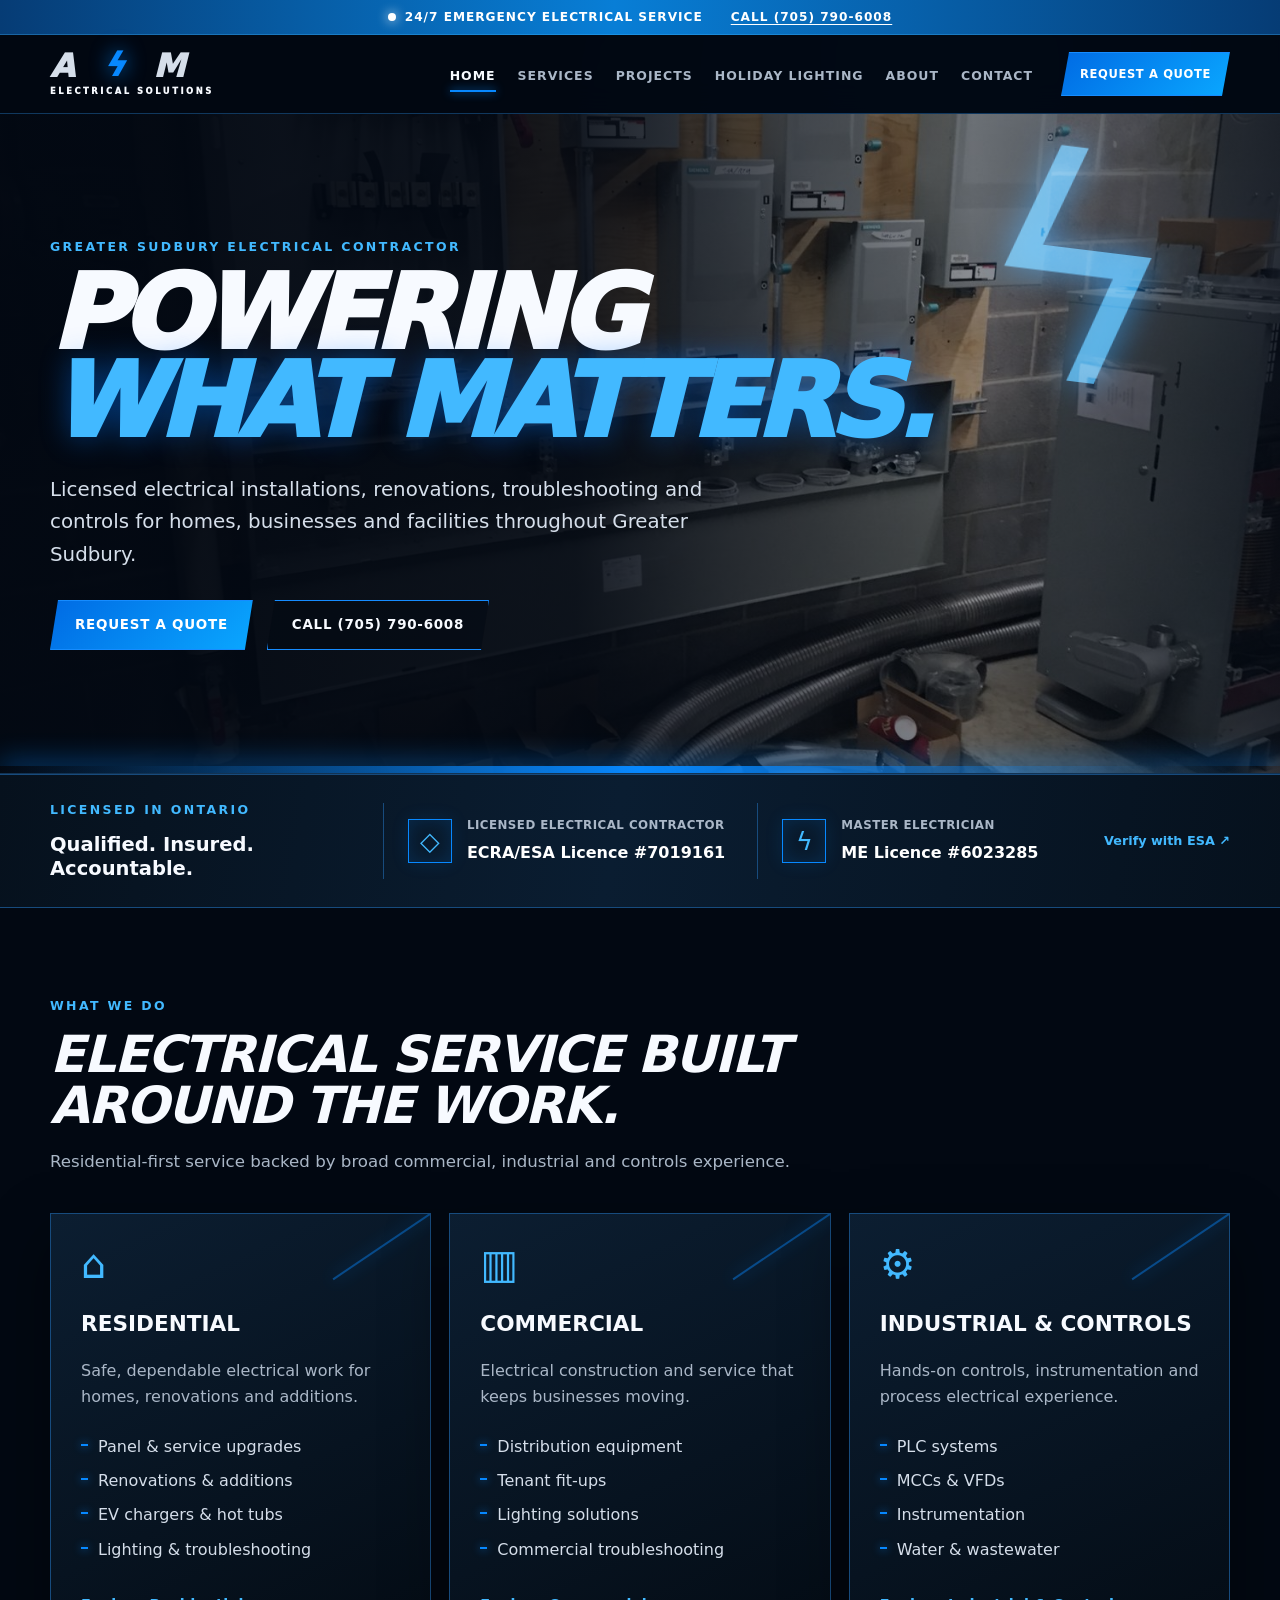
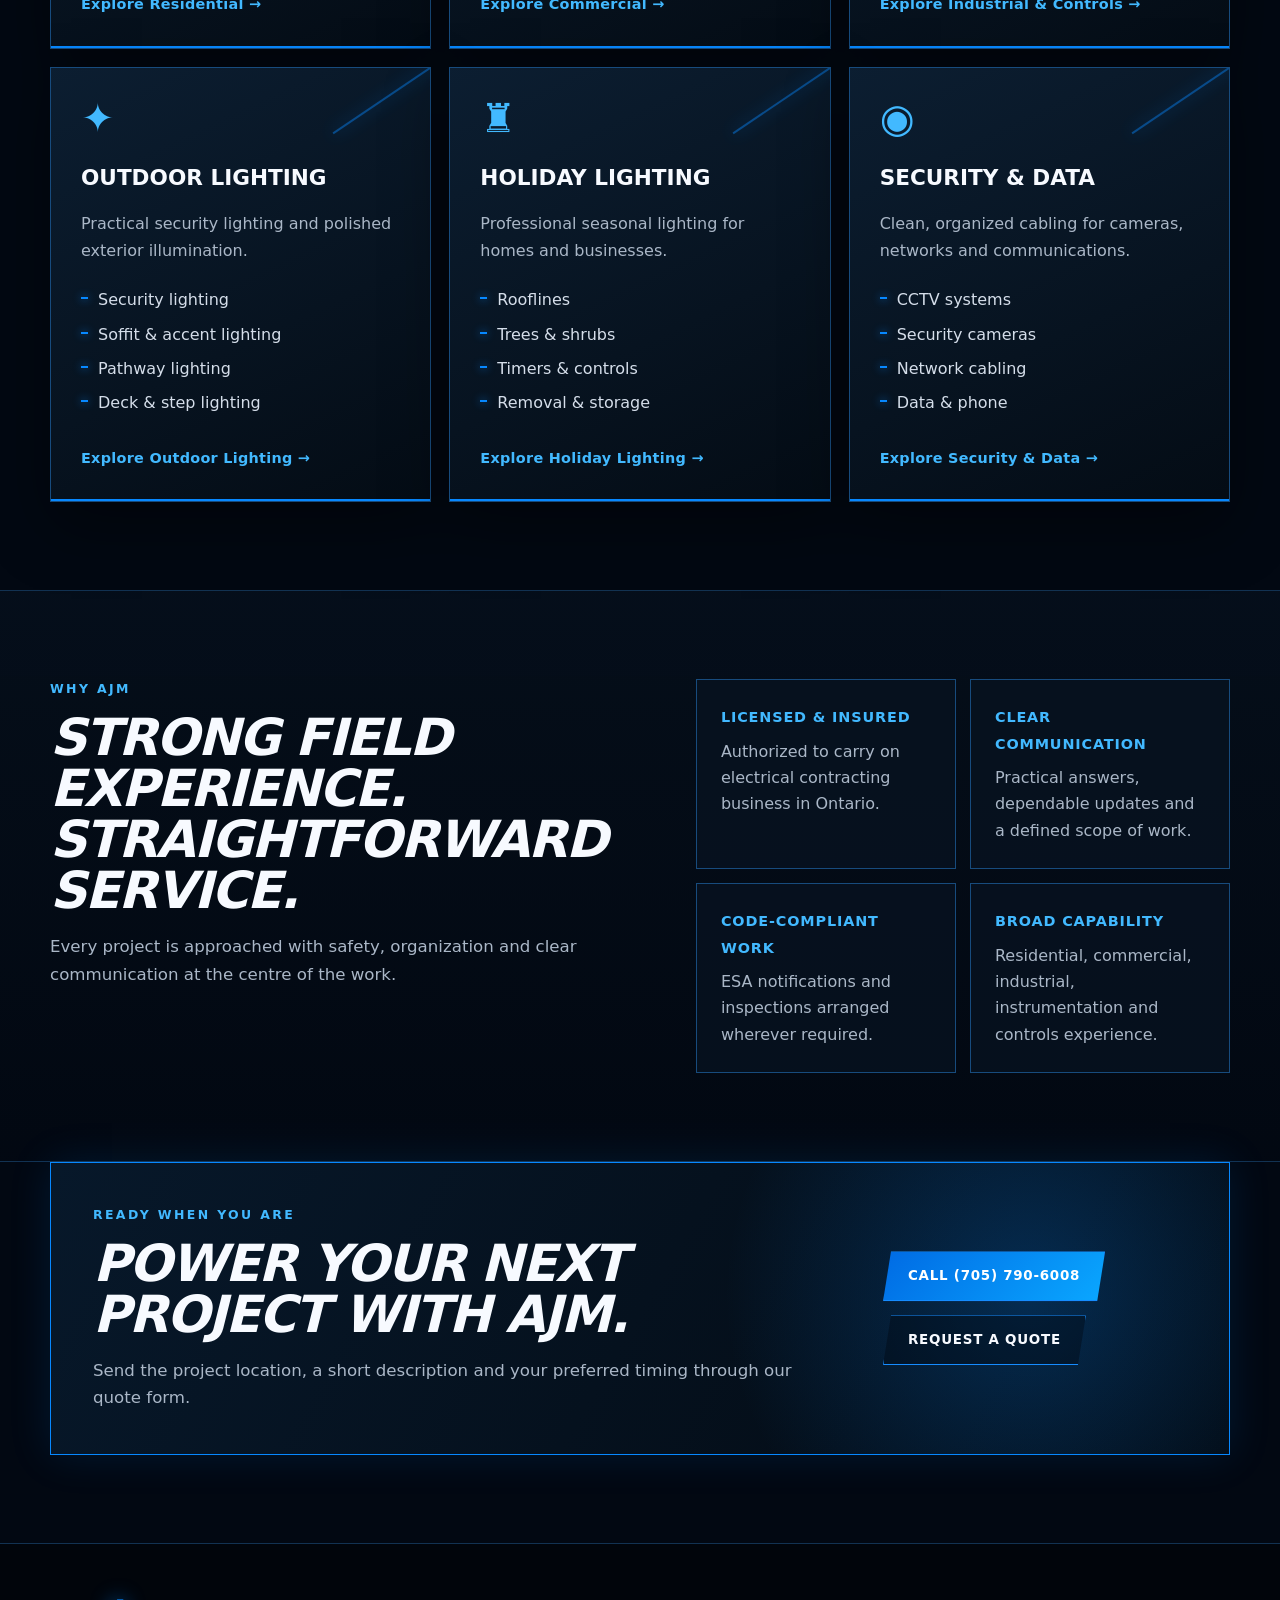
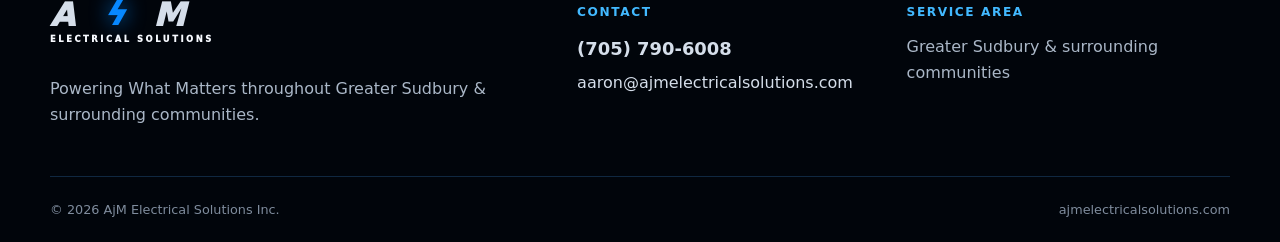
<file: index.html>
<!doctype html>
<html lang="en-CA">
<head>
  <meta charset="utf-8">
  <meta name="viewport" content="width=device-width, initial-scale=1">
  <meta name="theme-color" content="#020812">
  <title>Electrician in Greater Sudbury | AjM Electrical Solutions Inc.</title>
  <meta name="description" content="Licensed residential, commercial and industrial electrical contractor serving Greater Sudbury. Call AjM Electrical Solutions at (705) 790-6008.">
  <link rel="canonical" href="https://ajmelectricalsolutions.com/">
  <meta property="og:type" content="website">
  <meta property="og:locale" content="en_CA">
  <meta property="og:site_name" content="AjM Electrical Solutions Inc.">
  <meta property="og:title" content="Electrician in Greater Sudbury | AjM Electrical Solutions Inc.">
  <meta property="og:description" content="Licensed residential, commercial and industrial electrical contractor serving Greater Sudbury. Call AjM Electrical Solutions at (705) 790-6008.">
  <meta property="og:url" content="https://ajmelectricalsolutions.com/">
  <link rel="stylesheet" href="assets/style.css">
  <script type="application/ld+json">{"@context":"https://schema.org","@type":"Electrician","name":"AjM Electrical Solutions Inc.","url":"https://ajmelectricalsolutions.com","telephone":"+17057906008","email":"aaron@ajmelectricalsolutions.com","areaServed":["Greater Sudbury","Sudbury","Hanmer","Val Caron","Chelmsford","Lively","Garson"],"description":"Licensed residential, commercial and industrial electrical contractor serving Greater Sudbury. Call AjM Electrical Solutions at (705) 790-6008.","identifier":[{"@type":"PropertyValue","propertyID":"ECRA/ESA Licence","value":"7019161"},{"@type":"PropertyValue","propertyID":"Master Electrician Licence","value":"6023285"}]}</script>
</head>
<body class="home">
  <a class="skip-link" href="#main">Skip to content</a>
  <header class="site-header">
    <div class="emergency-bar">
      <div class="wrap emergency-bar__inner"><strong><span aria-hidden="true"></span>24/7 Emergency Electrical Service</strong><a href="tel:+17057906008">Call (705) 790-6008</a></div>
    </div>
    <div class="wrap nav-inner">
      <a class="brand" href="index.html"><span class="brand-mark" aria-label="AjM Electrical Solutions"><span>A</span><span class="brand-bolt">ϟ</span><span>M</span><small>ELECTRICAL SOLUTIONS</small></span></a>
      <button class="menu-toggle" type="button" aria-expanded="false" aria-controls="primary-navigation"><span class="sr-only">Open menu</span><span aria-hidden="true">☰</span></button>
      <nav id="primary-navigation" class="primary-nav" aria-label="Primary navigation"><a href="index.html" aria-current="page">Home</a><a href="services.html">Services</a><a href="projects.html">Projects</a><a href="holiday-lighting.html">Holiday Lighting</a><a href="about.html">About</a><a href="contact.html">Contact</a></nav>
      <a class="button nav-cta" href="contact.html">Request a Quote</a>
    </div>
  </header>
  <main id="main"><section class="hero">
    <div class="wrap hero-content">
      <span class="kicker">Greater Sudbury electrical contractor</span>
      <h1>Powering<br><span>What Matters.</span></h1>
      <p>Licensed electrical installations, renovations, troubleshooting and controls for homes, businesses and facilities throughout Greater Sudbury.</p>
      <div class="button-row"><a class="button" href="contact.html">Request a Quote</a><a class="button button--ghost" href="tel:+17057906008">Call (705) 790-6008</a></div>
    </div>
  </section>
  <section class="credential-band" aria-label="Licensing credentials">
    <div class="wrap credential-grid">
      <div class="credential-intro"><span class="kicker">Licensed in Ontario</span><strong>Qualified. Insured. Accountable.</strong></div>
      <div class="credential"><span class="credential-icon" aria-hidden="true">◇</span><span><small>Licensed Electrical Contractor</small><strong>ECRA/ESA Licence #7019161</strong></span></div>
      <div class="credential"><span class="credential-icon" aria-hidden="true">ϟ</span><span><small>Master Electrician</small><strong>ME Licence #6023285</strong></span></div>
      <a class="verify-link" href="https://esasafe.com/hiring-an-electrician-or-contractor/" target="_blank" rel="noreferrer">Verify with ESA <span aria-hidden="true">↗</span></a>
    </div>
  </section>
  <section class="section"><div class="wrap"><div class="section-heading"><span class="kicker">What we do</span><h2>Electrical service built around the work.</h2><p>Residential-first service backed by broad commercial, industrial and controls experience.</p></div><div class="service-grid"><article class="service-card">
    <span class="service-icon" aria-hidden="true">⌂</span>
    <h3>Residential</h3>
    <p>Safe, dependable electrical work for homes, renovations and additions.</p>
    <ul><li>Panel & service upgrades</li><li>Renovations & additions</li><li>EV chargers & hot tubs</li><li>Lighting & troubleshooting</li></ul>
    <a class="text-link" href="residential.html">Explore Residential<span aria-hidden="true"> →</span></a>
  </article><article class="service-card">
    <span class="service-icon" aria-hidden="true">▥</span>
    <h3>Commercial</h3>
    <p>Electrical construction and service that keeps businesses moving.</p>
    <ul><li>Distribution equipment</li><li>Tenant fit-ups</li><li>Lighting solutions</li><li>Commercial troubleshooting</li></ul>
    <a class="text-link" href="commercial.html">Explore Commercial<span aria-hidden="true"> →</span></a>
  </article><article class="service-card">
    <span class="service-icon" aria-hidden="true">⚙</span>
    <h3>Industrial & Controls</h3>
    <p>Hands-on controls, instrumentation and process electrical experience.</p>
    <ul><li>PLC systems</li><li>MCCs & VFDs</li><li>Instrumentation</li><li>Water & wastewater</li></ul>
    <a class="text-link" href="industrial.html">Explore Industrial & Controls<span aria-hidden="true"> →</span></a>
  </article><article class="service-card">
    <span class="service-icon" aria-hidden="true">✦</span>
    <h3>Outdoor Lighting</h3>
    <p>Practical security lighting and polished exterior illumination.</p>
    <ul><li>Security lighting</li><li>Soffit & accent lighting</li><li>Pathway lighting</li><li>Deck & step lighting</li></ul>
    <a class="text-link" href="services.html#outdoor-lighting">Explore Outdoor Lighting<span aria-hidden="true"> →</span></a>
  </article><article class="service-card">
    <span class="service-icon" aria-hidden="true">♜</span>
    <h3>Holiday Lighting</h3>
    <p>Professional seasonal lighting for homes and businesses.</p>
    <ul><li>Rooflines</li><li>Trees & shrubs</li><li>Timers & controls</li><li>Removal & storage</li></ul>
    <a class="text-link" href="holiday-lighting.html">Explore Holiday Lighting<span aria-hidden="true"> →</span></a>
  </article><article class="service-card">
    <span class="service-icon" aria-hidden="true">◉</span>
    <h3>Security & Data</h3>
    <p>Clean, organized cabling for cameras, networks and communications.</p>
    <ul><li>CCTV systems</li><li>Security cameras</li><li>Network cabling</li><li>Data & phone</li></ul>
    <a class="text-link" href="services.html#security-data">Explore Security & Data<span aria-hidden="true"> →</span></a>
  </article></div></div></section>
  <section class="section section--ink"><div class="wrap split-panel"><div><span class="kicker">Why AjM</span><h2>Strong field experience. Straightforward service.</h2><p>Every project is approached with safety, organization and clear communication at the centre of the work.</p></div><div class="value-grid"><article><strong>Licensed & Insured</strong><p>Authorized to carry on electrical contracting business in Ontario.</p></article><article><strong>Clear Communication</strong><p>Practical answers, dependable updates and a defined scope of work.</p></article><article><strong>Code-Compliant Work</strong><p>ESA notifications and inspections arranged wherever required.</p></article><article><strong>Broad Capability</strong><p>Residential, commercial, industrial, instrumentation and controls experience.</p></article></div></div></section>
  <section class="cta-section"><div class="wrap cta-panel"><div><span class="kicker">Ready when you are</span><h2>Power your next project with AjM.</h2><p>Send the project location, a short description and your preferred timing through our quote form.</p></div><div class="button-row"><a class="button" href="tel:+17057906008">Call (705) 790-6008</a><a class="button button--ghost" href="contact.html#project-form">Request a Quote</a></div></div></section></main>
  <footer class="site-footer">
    <div class="wrap footer-grid">
      <div><a class="brand footer-brand" href="index.html"><span class="brand-mark" aria-label="AjM Electrical Solutions"><span>A</span><span class="brand-bolt">ϟ</span><span>M</span><small>ELECTRICAL SOLUTIONS</small></span></a><p>Powering What Matters throughout Greater Sudbury & surrounding communities.</p></div>
      <div><h2>Contact</h2><a class="footer-phone" href="tel:+17057906008">(705) 790-6008</a><a href="mailto:aaron@ajmelectricalsolutions.com">aaron@ajmelectricalsolutions.com</a></div>
      <div><h2>Service Area</h2><p>Greater Sudbury & surrounding communities</p></div>
    </div>
    <div class="wrap footer-bottom"><span>© <span data-current-year>2026</span> AjM Electrical Solutions Inc.</span><a href="https://ajmelectricalsolutions.com">ajmelectricalsolutions.com</a></div>
  </footer>
  <div class="mobile-actions" aria-label="Quick contact"><a href="tel:+17057906008">Call Now</a><a href="contact.html">Request a Quote</a></div>
  <script src="assets/site.js" defer></script>
</body>
</html>
</file>
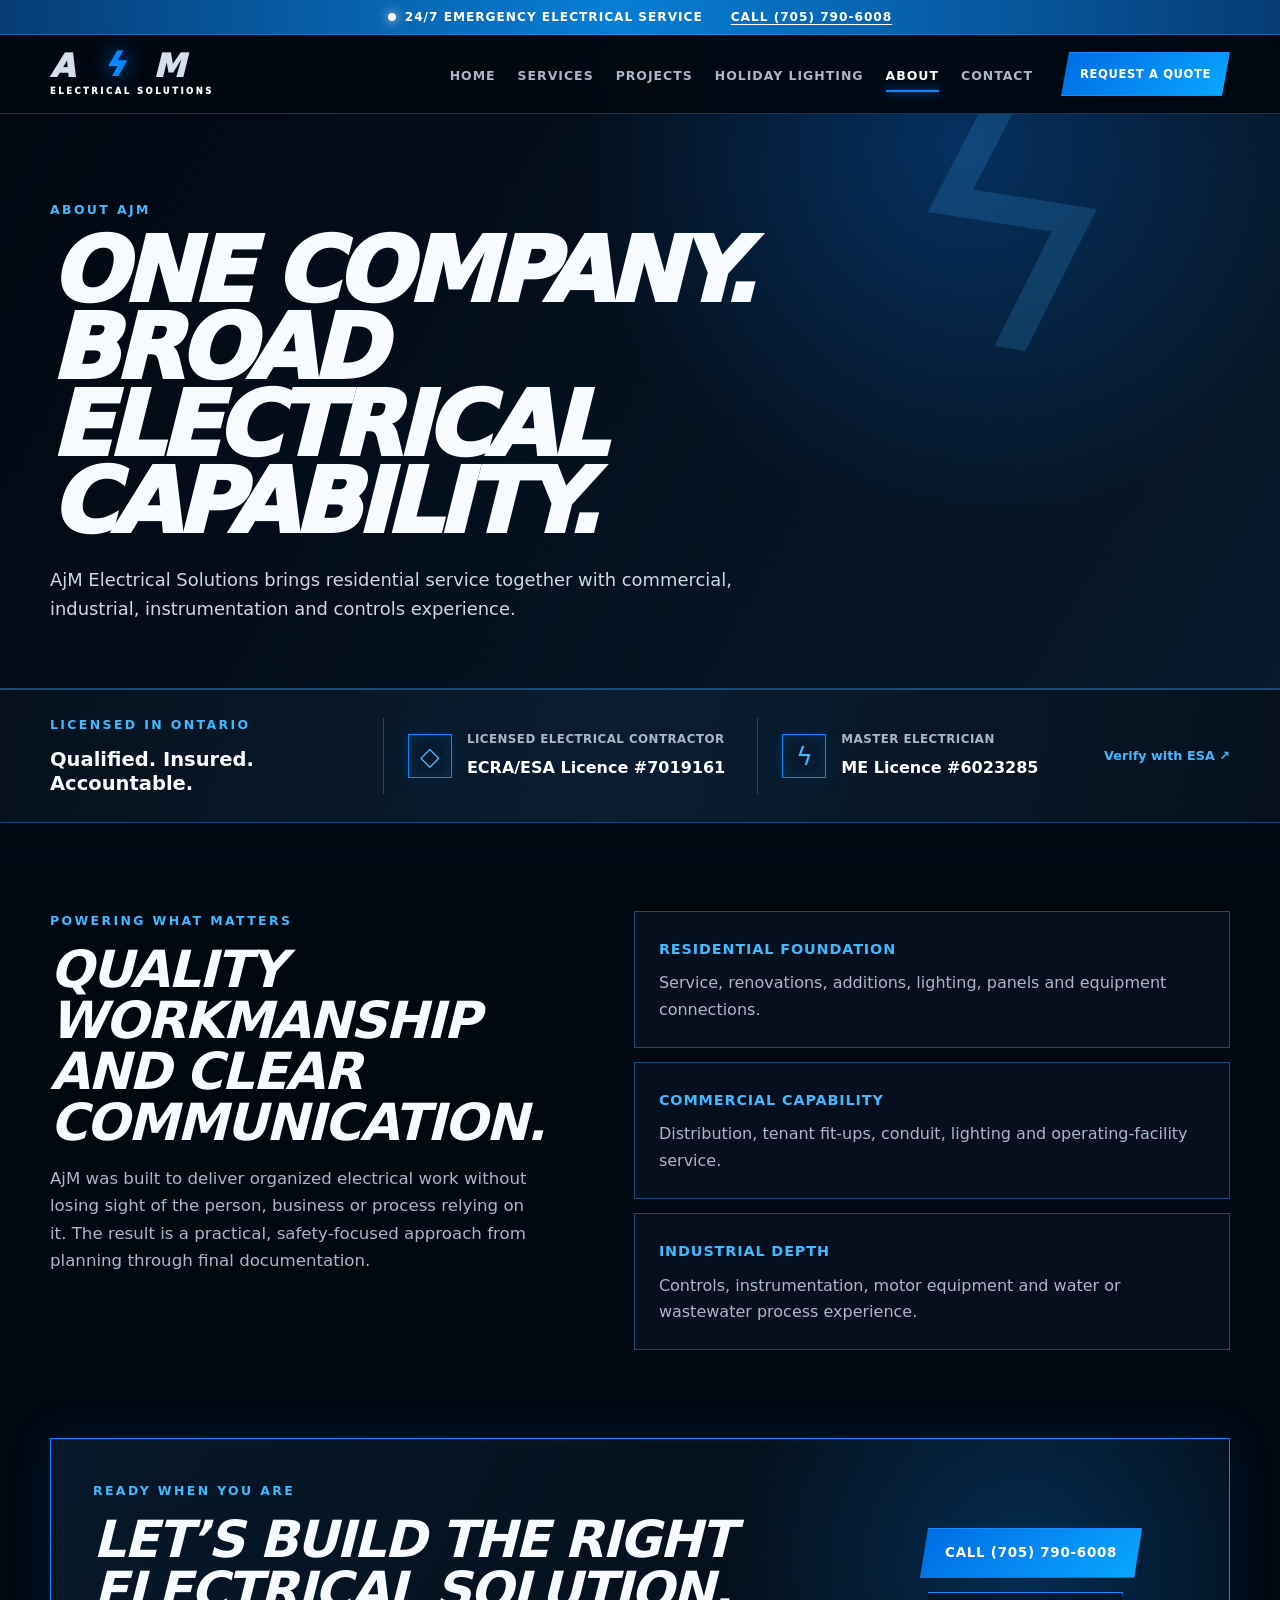
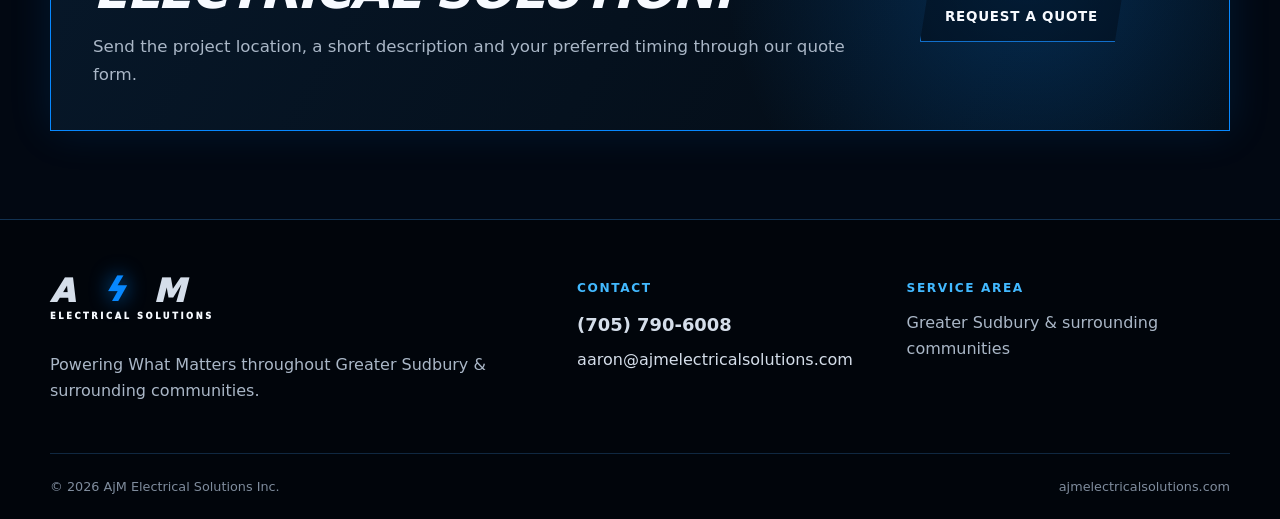
<file: about.html>
<!doctype html>
<html lang="en-CA">
<head>
  <meta charset="utf-8">
  <meta name="viewport" content="width=device-width, initial-scale=1">
  <meta name="theme-color" content="#020812">
  <title>About AjM Electrical Solutions Inc. | Greater Sudbury</title>
  <meta name="description" content="Learn about AjM Electrical Solutions, a licensed electrical contractor serving Greater Sudbury across residential, commercial, industrial and controls work.">
  <link rel="canonical" href="https://ajmelectricalsolutions.com/about/">
  <meta property="og:type" content="website">
  <meta property="og:locale" content="en_CA">
  <meta property="og:site_name" content="AjM Electrical Solutions Inc.">
  <meta property="og:title" content="About AjM Electrical Solutions Inc. | Greater Sudbury">
  <meta property="og:description" content="Learn about AjM Electrical Solutions, a licensed electrical contractor serving Greater Sudbury across residential, commercial, industrial and controls work.">
  <meta property="og:url" content="https://ajmelectricalsolutions.com/about/">
  <link rel="stylesheet" href="assets/style.css">
  <script type="application/ld+json">{"@context":"https://schema.org","@type":"Electrician","name":"AjM Electrical Solutions Inc.","url":"https://ajmelectricalsolutions.com","telephone":"+17057906008","email":"aaron@ajmelectricalsolutions.com","areaServed":["Greater Sudbury","Sudbury","Hanmer","Val Caron","Chelmsford","Lively","Garson"],"description":"Learn about AjM Electrical Solutions, a licensed electrical contractor serving Greater Sudbury across residential, commercial, industrial and controls work.","identifier":[{"@type":"PropertyValue","propertyID":"ECRA/ESA Licence","value":"7019161"},{"@type":"PropertyValue","propertyID":"Master Electrician Licence","value":"6023285"}]}</script>
</head>
<body class="">
  <a class="skip-link" href="#main">Skip to content</a>
  <header class="site-header">
    <div class="emergency-bar">
      <div class="wrap emergency-bar__inner"><strong><span aria-hidden="true"></span>24/7 Emergency Electrical Service</strong><a href="tel:+17057906008">Call (705) 790-6008</a></div>
    </div>
    <div class="wrap nav-inner">
      <a class="brand" href="index.html"><span class="brand-mark" aria-label="AjM Electrical Solutions"><span>A</span><span class="brand-bolt">ϟ</span><span>M</span><small>ELECTRICAL SOLUTIONS</small></span></a>
      <button class="menu-toggle" type="button" aria-expanded="false" aria-controls="primary-navigation"><span class="sr-only">Open menu</span><span aria-hidden="true">☰</span></button>
      <nav id="primary-navigation" class="primary-nav" aria-label="Primary navigation"><a href="index.html">Home</a><a href="services.html">Services</a><a href="projects.html">Projects</a><a href="holiday-lighting.html">Holiday Lighting</a><a href="about.html" aria-current="page">About</a><a href="contact.html">Contact</a></nav>
      <a class="button nav-cta" href="contact.html">Request a Quote</a>
    </div>
  </header>
  <main id="main"><section class="page-hero"><div class="wrap"><span class="kicker">About AjM</span><h1>One company. Broad electrical capability.</h1><p>AjM Electrical Solutions brings residential service together with commercial, industrial, instrumentation and controls experience.</p></div></section>
  <section class="credential-band" aria-label="Licensing credentials">
    <div class="wrap credential-grid">
      <div class="credential-intro"><span class="kicker">Licensed in Ontario</span><strong>Qualified. Insured. Accountable.</strong></div>
      <div class="credential"><span class="credential-icon" aria-hidden="true">◇</span><span><small>Licensed Electrical Contractor</small><strong>ECRA/ESA Licence #7019161</strong></span></div>
      <div class="credential"><span class="credential-icon" aria-hidden="true">ϟ</span><span><small>Master Electrician</small><strong>ME Licence #6023285</strong></span></div>
      <a class="verify-link" href="https://esasafe.com/hiring-an-electrician-or-contractor/" target="_blank" rel="noreferrer">Verify with ESA <span aria-hidden="true">↗</span></a>
    </div>
  </section>
  <section class="section"><div class="wrap split-panel"><div><span class="kicker">Powering what matters</span><h2>Quality workmanship and clear communication.</h2><p>AjM was built to deliver organized electrical work without losing sight of the person, business or process relying on it. The result is a practical, safety-focused approach from planning through final documentation.</p></div><div class="value-stack"><article><strong>Residential foundation</strong><p>Service, renovations, additions, lighting, panels and equipment connections.</p></article><article><strong>Commercial capability</strong><p>Distribution, tenant fit-ups, conduit, lighting and operating-facility service.</p></article><article><strong>Industrial depth</strong><p>Controls, instrumentation, motor equipment and water or wastewater process experience.</p></article></div></div></section>
  <section class="cta-section"><div class="wrap cta-panel"><div><span class="kicker">Ready when you are</span><h2>Let’s build the right electrical solution.</h2><p>Send the project location, a short description and your preferred timing through our quote form.</p></div><div class="button-row"><a class="button" href="tel:+17057906008">Call (705) 790-6008</a><a class="button button--ghost" href="contact.html#project-form">Request a Quote</a></div></div></section></main>
  <footer class="site-footer">
    <div class="wrap footer-grid">
      <div><a class="brand footer-brand" href="index.html"><span class="brand-mark" aria-label="AjM Electrical Solutions"><span>A</span><span class="brand-bolt">ϟ</span><span>M</span><small>ELECTRICAL SOLUTIONS</small></span></a><p>Powering What Matters throughout Greater Sudbury & surrounding communities.</p></div>
      <div><h2>Contact</h2><a class="footer-phone" href="tel:+17057906008">(705) 790-6008</a><a href="mailto:aaron@ajmelectricalsolutions.com">aaron@ajmelectricalsolutions.com</a></div>
      <div><h2>Service Area</h2><p>Greater Sudbury & surrounding communities</p></div>
    </div>
    <div class="wrap footer-bottom"><span>© <span data-current-year>2026</span> AjM Electrical Solutions Inc.</span><a href="https://ajmelectricalsolutions.com">ajmelectricalsolutions.com</a></div>
  </footer>
  <div class="mobile-actions" aria-label="Quick contact"><a href="tel:+17057906008">Call Now</a><a href="contact.html">Request a Quote</a></div>
  <script src="assets/site.js" defer></script>
</body>
</html>
</file>
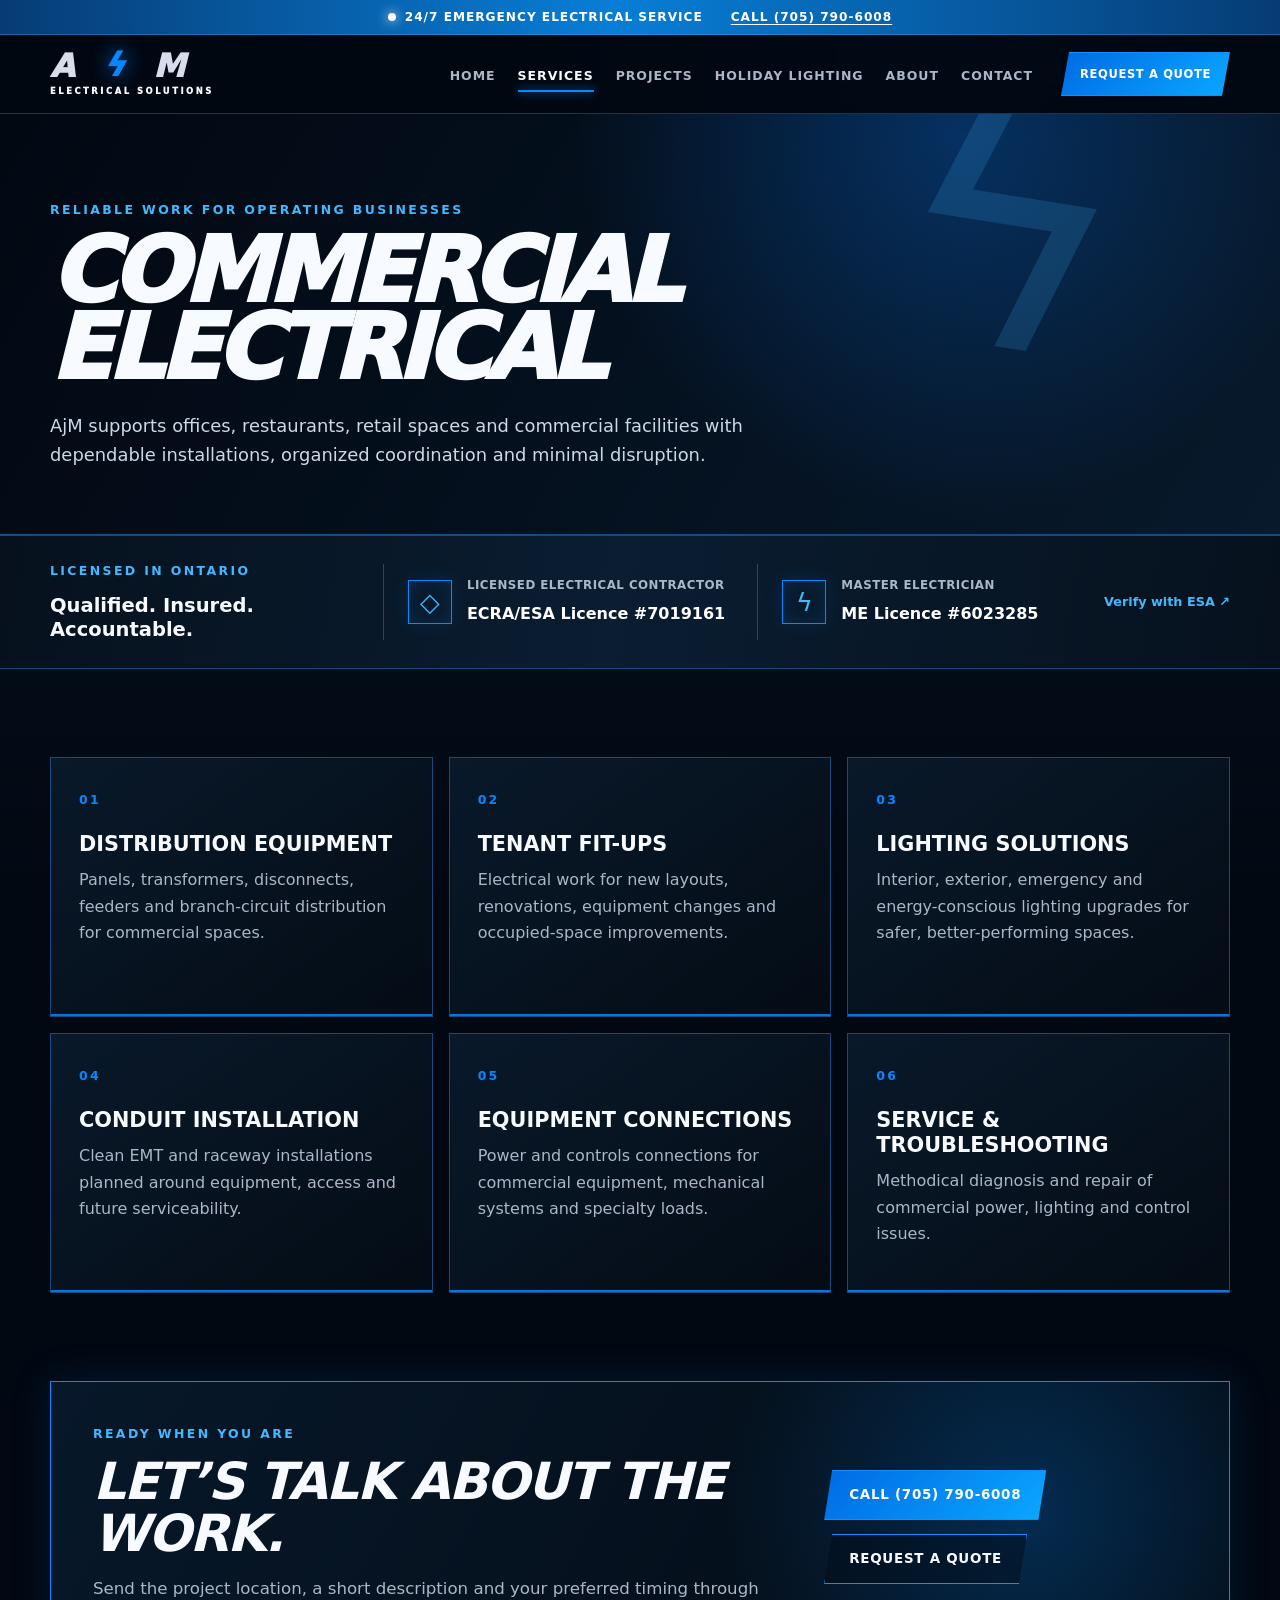
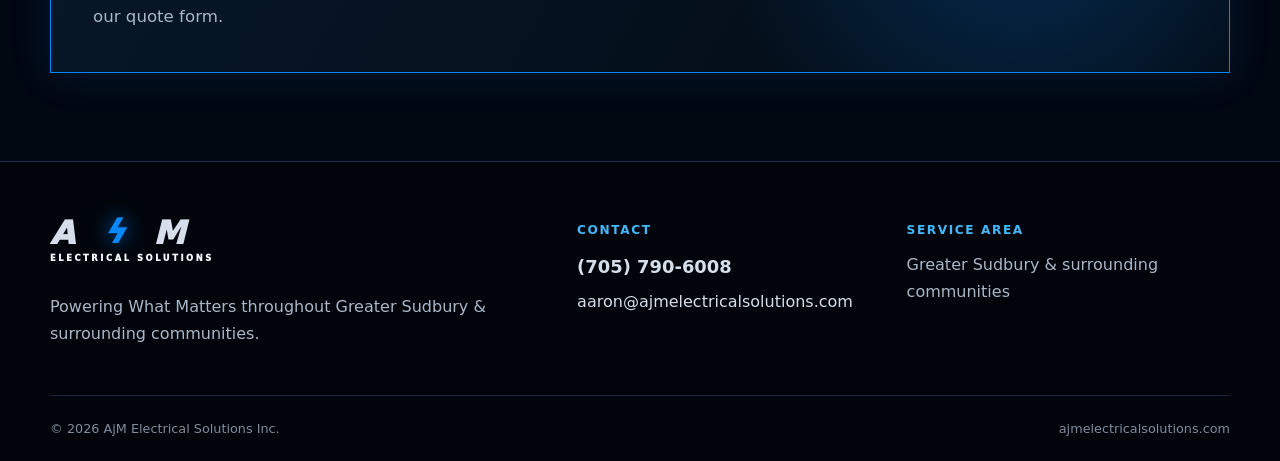
<file: commercial.html>
<!doctype html>
<html lang="en-CA">
<head>
  <meta charset="utf-8">
  <meta name="viewport" content="width=device-width, initial-scale=1">
  <meta name="theme-color" content="#020812">
  <title>Commercial Electrical in Greater Sudbury | AjM</title>
  <meta name="description" content="Commercial electrical contractor serving Greater Sudbury for distribution, tenant fit-ups, lighting, conduit and troubleshooting.">
  <link rel="canonical" href="https://ajmelectricalsolutions.com/commercial/">
  <meta property="og:type" content="website">
  <meta property="og:locale" content="en_CA">
  <meta property="og:site_name" content="AjM Electrical Solutions Inc.">
  <meta property="og:title" content="Commercial Electrical in Greater Sudbury | AjM">
  <meta property="og:description" content="Commercial electrical contractor serving Greater Sudbury for distribution, tenant fit-ups, lighting, conduit and troubleshooting.">
  <meta property="og:url" content="https://ajmelectricalsolutions.com/commercial/">
  <link rel="stylesheet" href="assets/style.css">
  <script type="application/ld+json">{"@context":"https://schema.org","@type":"Electrician","name":"AjM Electrical Solutions Inc.","url":"https://ajmelectricalsolutions.com","telephone":"+17057906008","email":"aaron@ajmelectricalsolutions.com","areaServed":["Greater Sudbury","Sudbury","Hanmer","Val Caron","Chelmsford","Lively","Garson"],"description":"Commercial electrical contractor serving Greater Sudbury for distribution, tenant fit-ups, lighting, conduit and troubleshooting.","identifier":[{"@type":"PropertyValue","propertyID":"ECRA/ESA Licence","value":"7019161"},{"@type":"PropertyValue","propertyID":"Master Electrician Licence","value":"6023285"}]}</script>
</head>
<body class="">
  <a class="skip-link" href="#main">Skip to content</a>
  <header class="site-header">
    <div class="emergency-bar">
      <div class="wrap emergency-bar__inner"><strong><span aria-hidden="true"></span>24/7 Emergency Electrical Service</strong><a href="tel:+17057906008">Call (705) 790-6008</a></div>
    </div>
    <div class="wrap nav-inner">
      <a class="brand" href="index.html"><span class="brand-mark" aria-label="AjM Electrical Solutions"><span>A</span><span class="brand-bolt">ϟ</span><span>M</span><small>ELECTRICAL SOLUTIONS</small></span></a>
      <button class="menu-toggle" type="button" aria-expanded="false" aria-controls="primary-navigation"><span class="sr-only">Open menu</span><span aria-hidden="true">☰</span></button>
      <nav id="primary-navigation" class="primary-nav" aria-label="Primary navigation"><a href="index.html">Home</a><a href="services.html" aria-current="page">Services</a><a href="projects.html">Projects</a><a href="holiday-lighting.html">Holiday Lighting</a><a href="about.html">About</a><a href="contact.html">Contact</a></nav>
      <a class="button nav-cta" href="contact.html">Request a Quote</a>
    </div>
  </header>
  <main id="main"><section class="page-hero"><div class="wrap"><span class="kicker">Reliable work for operating businesses</span><h1>Commercial Electrical</h1><p>AjM supports offices, restaurants, retail spaces and commercial facilities with dependable installations, organized coordination and minimal disruption.</p></div></section>
  <section class="credential-band" aria-label="Licensing credentials">
    <div class="wrap credential-grid">
      <div class="credential-intro"><span class="kicker">Licensed in Ontario</span><strong>Qualified. Insured. Accountable.</strong></div>
      <div class="credential"><span class="credential-icon" aria-hidden="true">◇</span><span><small>Licensed Electrical Contractor</small><strong>ECRA/ESA Licence #7019161</strong></span></div>
      <div class="credential"><span class="credential-icon" aria-hidden="true">ϟ</span><span><small>Master Electrician</small><strong>ME Licence #6023285</strong></span></div>
      <a class="verify-link" href="https://esasafe.com/hiring-an-electrician-or-contractor/" target="_blank" rel="noreferrer">Verify with ESA <span aria-hidden="true">↗</span></a>
    </div>
  </section>
  <section class="section"><div class="wrap"><div class="detail-grid"><article class="detail-card"><span>01</span><h2>Distribution Equipment</h2><p>Panels, transformers, disconnects, feeders and branch-circuit distribution for commercial spaces.</p></article><article class="detail-card"><span>02</span><h2>Tenant Fit-Ups</h2><p>Electrical work for new layouts, renovations, equipment changes and occupied-space improvements.</p></article><article class="detail-card"><span>03</span><h2>Lighting Solutions</h2><p>Interior, exterior, emergency and energy-conscious lighting upgrades for safer, better-performing spaces.</p></article><article class="detail-card"><span>04</span><h2>Conduit Installation</h2><p>Clean EMT and raceway installations planned around equipment, access and future serviceability.</p></article><article class="detail-card"><span>05</span><h2>Equipment Connections</h2><p>Power and controls connections for commercial equipment, mechanical systems and specialty loads.</p></article><article class="detail-card"><span>06</span><h2>Service & Troubleshooting</h2><p>Methodical diagnosis and repair of commercial power, lighting and control issues.</p></article></div></div></section>
  <section class="cta-section"><div class="wrap cta-panel"><div><span class="kicker">Ready when you are</span><h2>Let’s talk about the work.</h2><p>Send the project location, a short description and your preferred timing through our quote form.</p></div><div class="button-row"><a class="button" href="tel:+17057906008">Call (705) 790-6008</a><a class="button button--ghost" href="contact.html#project-form">Request a Quote</a></div></div></section></main>
  <footer class="site-footer">
    <div class="wrap footer-grid">
      <div><a class="brand footer-brand" href="index.html"><span class="brand-mark" aria-label="AjM Electrical Solutions"><span>A</span><span class="brand-bolt">ϟ</span><span>M</span><small>ELECTRICAL SOLUTIONS</small></span></a><p>Powering What Matters throughout Greater Sudbury & surrounding communities.</p></div>
      <div><h2>Contact</h2><a class="footer-phone" href="tel:+17057906008">(705) 790-6008</a><a href="mailto:aaron@ajmelectricalsolutions.com">aaron@ajmelectricalsolutions.com</a></div>
      <div><h2>Service Area</h2><p>Greater Sudbury & surrounding communities</p></div>
    </div>
    <div class="wrap footer-bottom"><span>© <span data-current-year>2026</span> AjM Electrical Solutions Inc.</span><a href="https://ajmelectricalsolutions.com">ajmelectricalsolutions.com</a></div>
  </footer>
  <div class="mobile-actions" aria-label="Quick contact"><a href="tel:+17057906008">Call Now</a><a href="contact.html">Request a Quote</a></div>
  <script src="assets/site.js" defer></script>
</body>
</html>
</file>
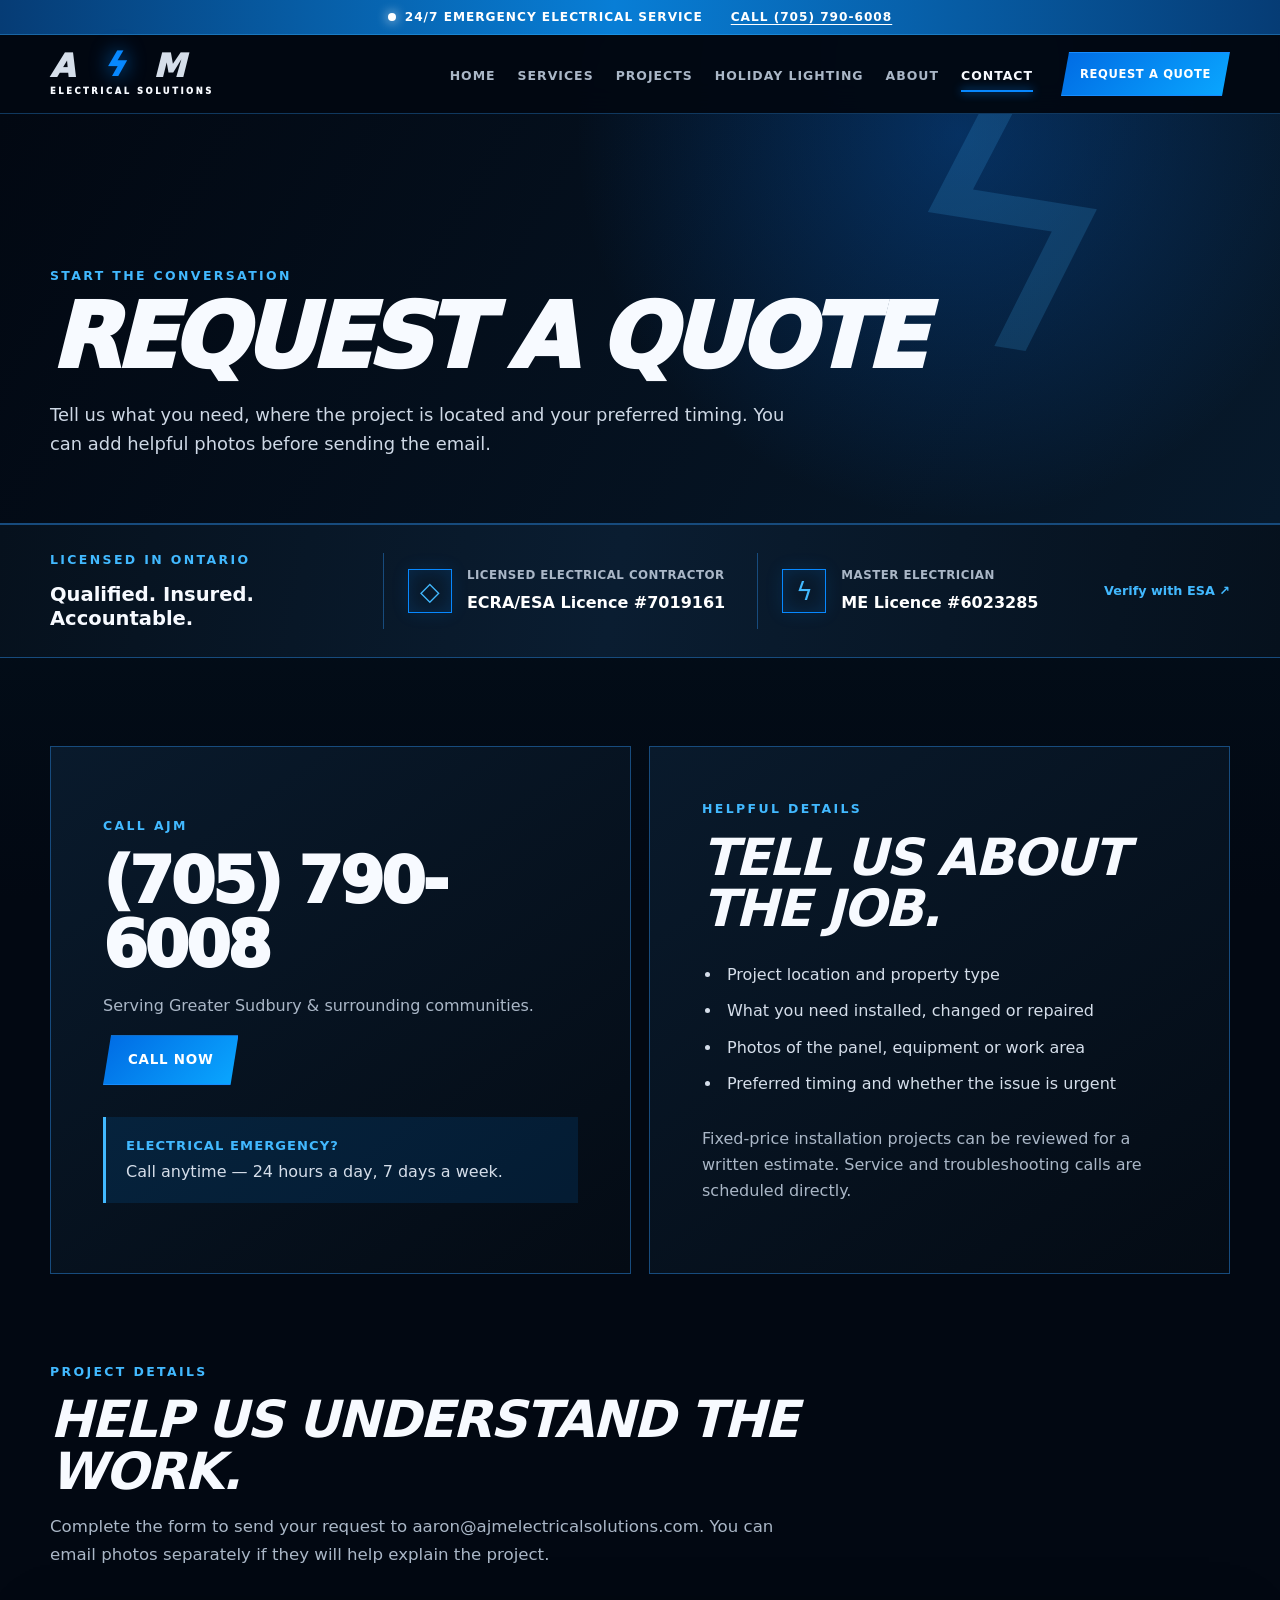
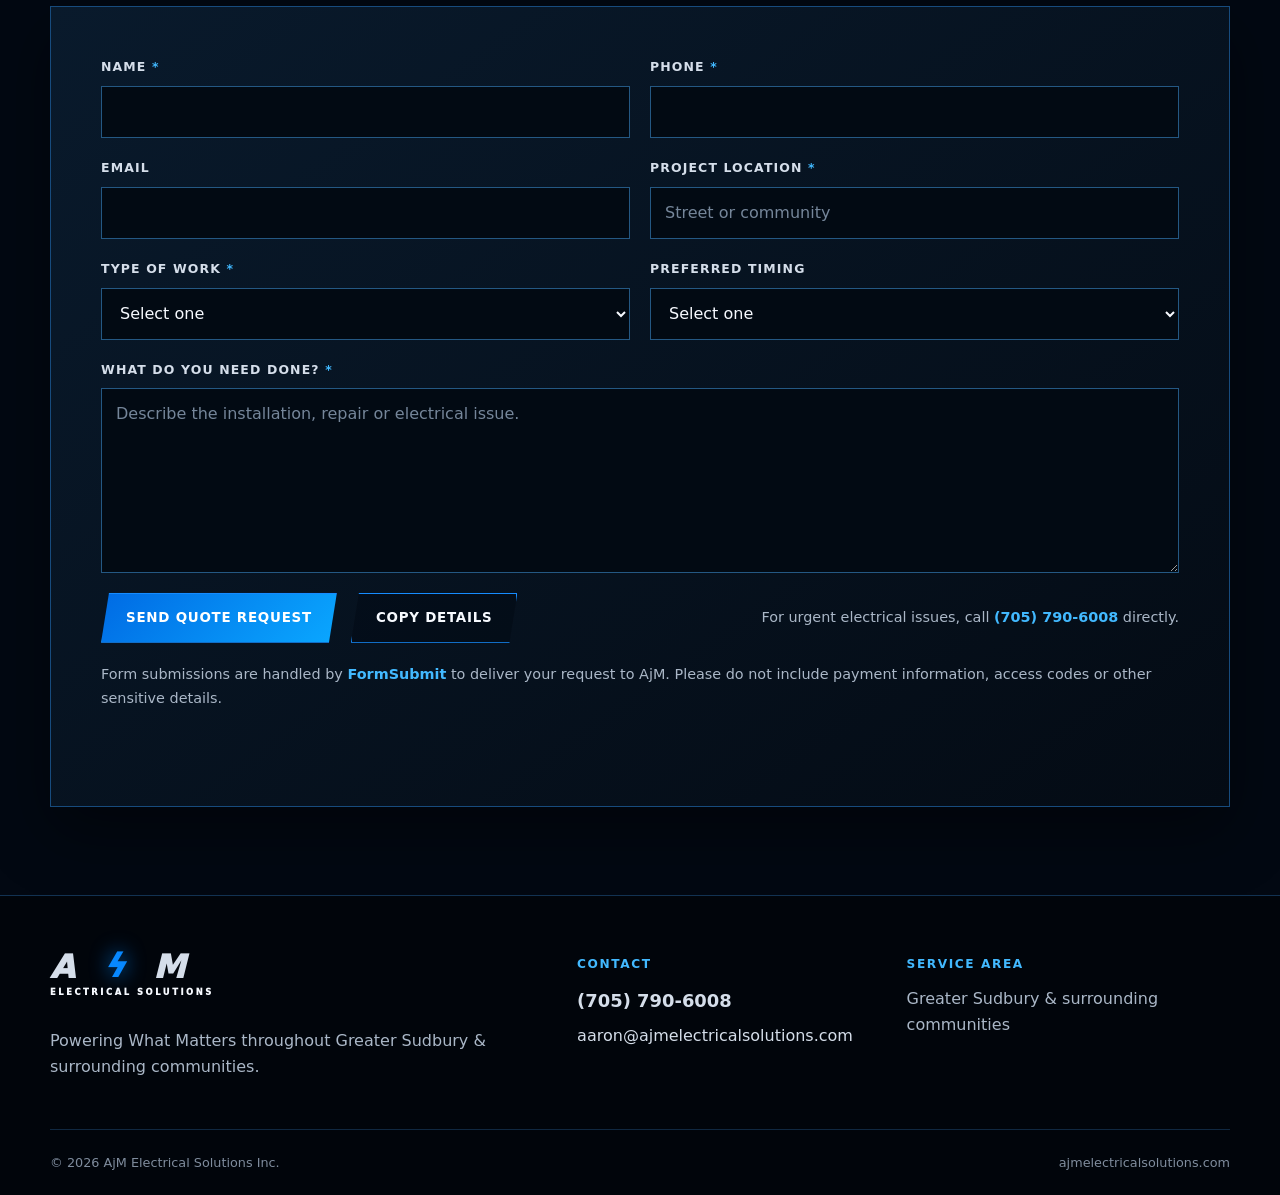
<file: contact.html>
<!doctype html>
<html lang="en-CA">
<head>
  <meta charset="utf-8">
  <meta name="viewport" content="width=device-width, initial-scale=1">
  <meta name="theme-color" content="#020812">
  <title>Request an Electrical Quote | AjM Electrical Solutions</title>
  <meta name="description" content="Request an electrical project quote from AjM Electrical Solutions or call (705) 790-6008 for 24/7 emergency service in Greater Sudbury.">
  <link rel="canonical" href="https://ajmelectricalsolutions.com/contact/">
  <meta property="og:type" content="website">
  <meta property="og:locale" content="en_CA">
  <meta property="og:site_name" content="AjM Electrical Solutions Inc.">
  <meta property="og:title" content="Request an Electrical Quote | AjM Electrical Solutions">
  <meta property="og:description" content="Request an electrical project quote from AjM Electrical Solutions or call (705) 790-6008 for 24/7 emergency service in Greater Sudbury.">
  <meta property="og:url" content="https://ajmelectricalsolutions.com/contact/">
  <link rel="stylesheet" href="assets/style.css">
  <script type="application/ld+json">{"@context":"https://schema.org","@type":"Electrician","name":"AjM Electrical Solutions Inc.","url":"https://ajmelectricalsolutions.com","telephone":"+17057906008","email":"aaron@ajmelectricalsolutions.com","areaServed":["Greater Sudbury","Sudbury","Hanmer","Val Caron","Chelmsford","Lively","Garson"],"description":"Request an electrical project quote from AjM Electrical Solutions or call (705) 790-6008 for 24/7 emergency service in Greater Sudbury.","identifier":[{"@type":"PropertyValue","propertyID":"ECRA/ESA Licence","value":"7019161"},{"@type":"PropertyValue","propertyID":"Master Electrician Licence","value":"6023285"}]}</script>
</head>
<body class="">
  <a class="skip-link" href="#main">Skip to content</a>
  <header class="site-header">
    <div class="emergency-bar">
      <div class="wrap emergency-bar__inner"><strong><span aria-hidden="true"></span>24/7 Emergency Electrical Service</strong><a href="tel:+17057906008">Call (705) 790-6008</a></div>
    </div>
    <div class="wrap nav-inner">
      <a class="brand" href="index.html"><span class="brand-mark" aria-label="AjM Electrical Solutions"><span>A</span><span class="brand-bolt">ϟ</span><span>M</span><small>ELECTRICAL SOLUTIONS</small></span></a>
      <button class="menu-toggle" type="button" aria-expanded="false" aria-controls="primary-navigation"><span class="sr-only">Open menu</span><span aria-hidden="true">☰</span></button>
      <nav id="primary-navigation" class="primary-nav" aria-label="Primary navigation"><a href="index.html">Home</a><a href="services.html">Services</a><a href="projects.html">Projects</a><a href="holiday-lighting.html">Holiday Lighting</a><a href="about.html">About</a><a href="contact.html" aria-current="page">Contact</a></nav>
      <a class="button nav-cta" href="contact.html">Request a Quote</a>
    </div>
  </header>
  <main id="main"><section class="page-hero"><div class="wrap"><span class="kicker">Start the conversation</span><h1>Request a Quote</h1><p>Tell us what you need, where the project is located and your preferred timing. You can add helpful photos before sending the email.</p></div></section>
  <section class="credential-band" aria-label="Licensing credentials">
    <div class="wrap credential-grid">
      <div class="credential-intro"><span class="kicker">Licensed in Ontario</span><strong>Qualified. Insured. Accountable.</strong></div>
      <div class="credential"><span class="credential-icon" aria-hidden="true">◇</span><span><small>Licensed Electrical Contractor</small><strong>ECRA/ESA Licence #7019161</strong></span></div>
      <div class="credential"><span class="credential-icon" aria-hidden="true">ϟ</span><span><small>Master Electrician</small><strong>ME Licence #6023285</strong></span></div>
      <a class="verify-link" href="https://esasafe.com/hiring-an-electrician-or-contractor/" target="_blank" rel="noreferrer">Verify with ESA <span aria-hidden="true">↗</span></a>
    </div>
  </section>
  <section class="section"><div class="wrap contact-grid"><article class="contact-primary"><span class="kicker">Call AjM</span><a class="contact-number" href="tel:+17057906008">(705) 790-6008</a><p>Serving Greater Sudbury & surrounding communities.</p><div class="button-row"><a class="button" href="tel:+17057906008">Call Now</a></div><div class="emergency-note"><strong>Electrical emergency?</strong><span>Call anytime — 24 hours a day, 7 days a week.</span></div></article><article class="contact-checklist"><span class="kicker">Helpful details</span><h2>Tell us about the job.</h2><ul><li>Project location and property type</li><li>What you need installed, changed or repaired</li><li>Photos of the panel, equipment or work area</li><li>Preferred timing and whether the issue is urgent</li></ul><p>Fixed-price installation projects can be reviewed for a written estimate. Service and troubleshooting calls are scheduled directly.</p></article></div></section>
  <section class="section section--form"><div class="wrap"><div class="section-heading"><span class="kicker">Project details</span><h2>Help us understand the work.</h2><p>Complete the form to send your request to aaron@ajmelectricalsolutions.com. You can email photos separately if they will help explain the project.</p></div>
    <form id="project-form" class="project-form" action="https://formsubmit.co/aaron@ajmelectricalsolutions.com" method="POST">
      <input type="hidden" name="_subject" value="New AjM website quote request">
      <input type="hidden" name="_template" value="table">
      <input type="hidden" name="_url" value="https://ajmelectricalsolutions.com/contact/">
      <input type="hidden" name="_next" value="https://ajmelectricalsolutions.com/contact/?submitted=1">
      <input type="text" name="_honey" tabindex="-1" autocomplete="off" aria-hidden="true" style="display:none">
      <div class="form-field"><label for="customer-name">Name <span aria-hidden="true">*</span></label><input id="customer-name" name="name" type="text" autocomplete="name" required></div>
      <div class="form-field"><label for="customer-phone">Phone <span aria-hidden="true">*</span></label><input id="customer-phone" name="phone" type="tel" autocomplete="tel" inputmode="tel" required></div>
      <div class="form-field"><label for="customer-email">Email</label><input id="customer-email" name="email" type="email" autocomplete="email"></div>
      <div class="form-field"><label for="project-location">Project location <span aria-hidden="true">*</span></label><input id="project-location" name="location" type="text" autocomplete="street-address" placeholder="Street or community" required></div>
      <div class="form-field"><label for="service-type">Type of work <span aria-hidden="true">*</span></label><select id="service-type" name="service" required><option value="">Select one</option><option>Residential</option><option>Commercial</option><option>Industrial &amp; Controls</option><option>Service &amp; Troubleshooting</option><option>Emergency Service</option><option>Holiday Lighting</option><option>Other</option></select></div>
      <div class="form-field"><label for="project-timing">Preferred timing</label><select id="project-timing" name="timing"><option value="">Select one</option><option>Emergency — call me now</option><option>As soon as possible</option><option>Within 1–2 weeks</option><option>Within 1 month</option><option>Planning ahead</option></select></div>
      <div class="form-field form-field--wide"><label for="project-details">What do you need done? <span aria-hidden="true">*</span></label><textarea id="project-details" name="details" rows="6" placeholder="Describe the installation, repair or electrical issue." required></textarea></div>
      <div class="form-actions form-field--wide"><button class="button" type="submit">Send Quote Request</button><button class="button button--ghost" type="button" data-copy-project>Copy Details</button><p class="form-help">For urgent electrical issues, call <a href="tel:+17057906008">(705) 790-6008</a> directly.</p></div>
      <p class="form-help form-field--wide">Form submissions are handled by <a href="https://formsubmit.co/" target="_blank" rel="noreferrer">FormSubmit</a> to deliver your request to AjM. Please do not include payment information, access codes or other sensitive details.</p>
      <p class="form-status form-field--wide" data-form-status role="status" aria-live="polite"></p>
    </form>
  </div></section>
  </main>
  <footer class="site-footer">
    <div class="wrap footer-grid">
      <div><a class="brand footer-brand" href="index.html"><span class="brand-mark" aria-label="AjM Electrical Solutions"><span>A</span><span class="brand-bolt">ϟ</span><span>M</span><small>ELECTRICAL SOLUTIONS</small></span></a><p>Powering What Matters throughout Greater Sudbury & surrounding communities.</p></div>
      <div><h2>Contact</h2><a class="footer-phone" href="tel:+17057906008">(705) 790-6008</a><a href="mailto:aaron@ajmelectricalsolutions.com">aaron@ajmelectricalsolutions.com</a></div>
      <div><h2>Service Area</h2><p>Greater Sudbury & surrounding communities</p></div>
    </div>
    <div class="wrap footer-bottom"><span>© <span data-current-year>2026</span> AjM Electrical Solutions Inc.</span><a href="https://ajmelectricalsolutions.com">ajmelectricalsolutions.com</a></div>
  </footer>
  <div class="mobile-actions" aria-label="Quick contact"><a href="tel:+17057906008">Call Now</a><a href="contact.html">Request a Quote</a></div>
  <script src="assets/site.js" defer></script>
</body>
</html>
</file>
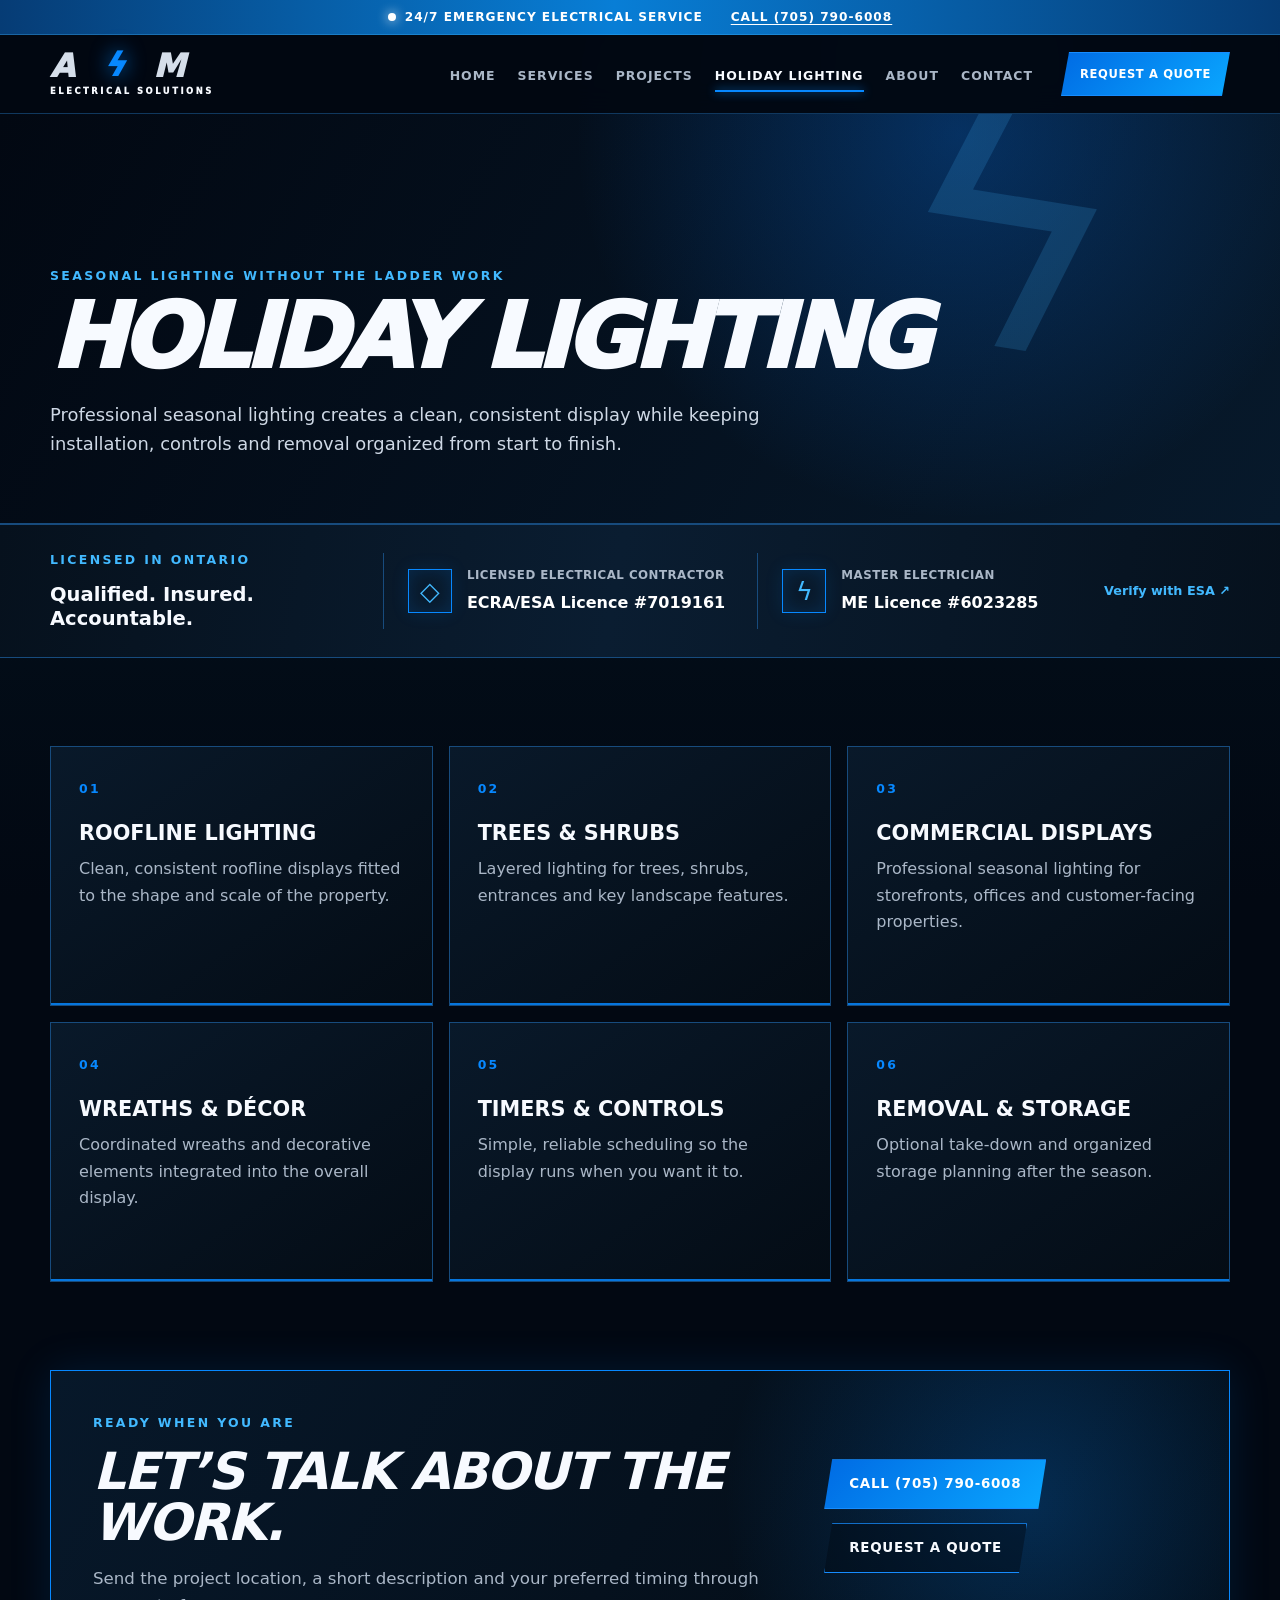
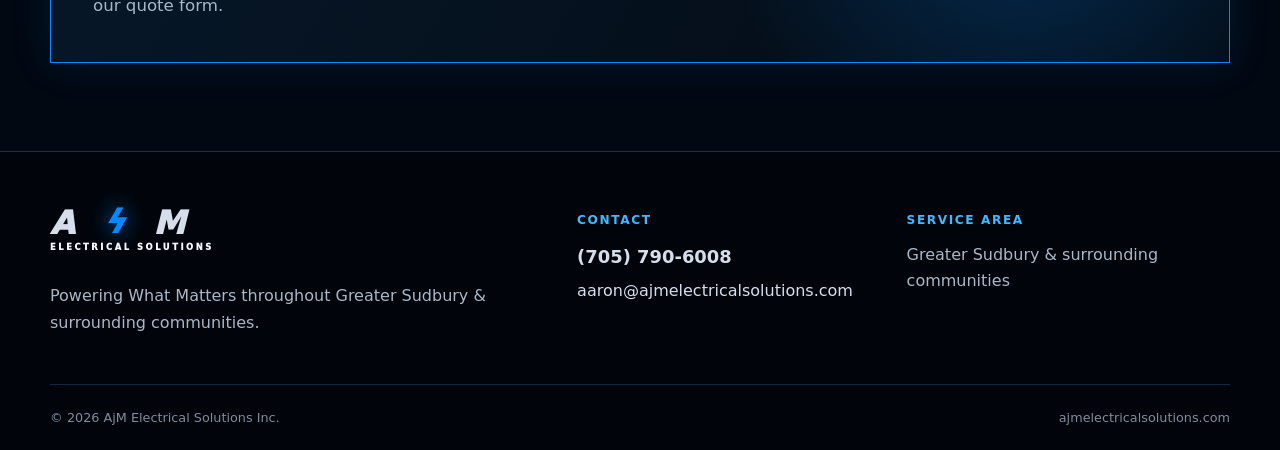
<file: holiday-lighting.html>
<!doctype html>
<html lang="en-CA">
<head>
  <meta charset="utf-8">
  <meta name="viewport" content="width=device-width, initial-scale=1">
  <meta name="theme-color" content="#020812">
  <title>Holiday Lighting in Greater Sudbury | AjM</title>
  <meta name="description" content="Professional Christmas and holiday-light installation for Greater Sudbury homes and businesses, including removal and storage options.">
  <link rel="canonical" href="https://ajmelectricalsolutions.com/holiday-lighting/">
  <meta property="og:type" content="website">
  <meta property="og:locale" content="en_CA">
  <meta property="og:site_name" content="AjM Electrical Solutions Inc.">
  <meta property="og:title" content="Holiday Lighting in Greater Sudbury | AjM">
  <meta property="og:description" content="Professional Christmas and holiday-light installation for Greater Sudbury homes and businesses, including removal and storage options.">
  <meta property="og:url" content="https://ajmelectricalsolutions.com/holiday-lighting/">
  <link rel="stylesheet" href="assets/style.css">
  <script type="application/ld+json">{"@context":"https://schema.org","@type":"Electrician","name":"AjM Electrical Solutions Inc.","url":"https://ajmelectricalsolutions.com","telephone":"+17057906008","email":"aaron@ajmelectricalsolutions.com","areaServed":["Greater Sudbury","Sudbury","Hanmer","Val Caron","Chelmsford","Lively","Garson"],"description":"Professional Christmas and holiday-light installation for Greater Sudbury homes and businesses, including removal and storage options.","identifier":[{"@type":"PropertyValue","propertyID":"ECRA/ESA Licence","value":"7019161"},{"@type":"PropertyValue","propertyID":"Master Electrician Licence","value":"6023285"}]}</script>
</head>
<body class="">
  <a class="skip-link" href="#main">Skip to content</a>
  <header class="site-header">
    <div class="emergency-bar">
      <div class="wrap emergency-bar__inner"><strong><span aria-hidden="true"></span>24/7 Emergency Electrical Service</strong><a href="tel:+17057906008">Call (705) 790-6008</a></div>
    </div>
    <div class="wrap nav-inner">
      <a class="brand" href="index.html"><span class="brand-mark" aria-label="AjM Electrical Solutions"><span>A</span><span class="brand-bolt">ϟ</span><span>M</span><small>ELECTRICAL SOLUTIONS</small></span></a>
      <button class="menu-toggle" type="button" aria-expanded="false" aria-controls="primary-navigation"><span class="sr-only">Open menu</span><span aria-hidden="true">☰</span></button>
      <nav id="primary-navigation" class="primary-nav" aria-label="Primary navigation"><a href="index.html">Home</a><a href="services.html">Services</a><a href="projects.html">Projects</a><a href="holiday-lighting.html" aria-current="page">Holiday Lighting</a><a href="about.html">About</a><a href="contact.html">Contact</a></nav>
      <a class="button nav-cta" href="contact.html">Request a Quote</a>
    </div>
  </header>
  <main id="main"><section class="page-hero"><div class="wrap"><span class="kicker">Seasonal lighting without the ladder work</span><h1>Holiday Lighting</h1><p>Professional seasonal lighting creates a clean, consistent display while keeping installation, controls and removal organized from start to finish.</p></div></section>
  <section class="credential-band" aria-label="Licensing credentials">
    <div class="wrap credential-grid">
      <div class="credential-intro"><span class="kicker">Licensed in Ontario</span><strong>Qualified. Insured. Accountable.</strong></div>
      <div class="credential"><span class="credential-icon" aria-hidden="true">◇</span><span><small>Licensed Electrical Contractor</small><strong>ECRA/ESA Licence #7019161</strong></span></div>
      <div class="credential"><span class="credential-icon" aria-hidden="true">ϟ</span><span><small>Master Electrician</small><strong>ME Licence #6023285</strong></span></div>
      <a class="verify-link" href="https://esasafe.com/hiring-an-electrician-or-contractor/" target="_blank" rel="noreferrer">Verify with ESA <span aria-hidden="true">↗</span></a>
    </div>
  </section>
  <section class="section"><div class="wrap"><div class="detail-grid"><article class="detail-card"><span>01</span><h2>Roofline Lighting</h2><p>Clean, consistent roofline displays fitted to the shape and scale of the property.</p></article><article class="detail-card"><span>02</span><h2>Trees & Shrubs</h2><p>Layered lighting for trees, shrubs, entrances and key landscape features.</p></article><article class="detail-card"><span>03</span><h2>Commercial Displays</h2><p>Professional seasonal lighting for storefronts, offices and customer-facing properties.</p></article><article class="detail-card"><span>04</span><h2>Wreaths & Décor</h2><p>Coordinated wreaths and decorative elements integrated into the overall display.</p></article><article class="detail-card"><span>05</span><h2>Timers & Controls</h2><p>Simple, reliable scheduling so the display runs when you want it to.</p></article><article class="detail-card"><span>06</span><h2>Removal & Storage</h2><p>Optional take-down and organized storage planning after the season.</p></article></div></div></section>
  <section class="cta-section"><div class="wrap cta-panel"><div><span class="kicker">Ready when you are</span><h2>Let’s talk about the work.</h2><p>Send the project location, a short description and your preferred timing through our quote form.</p></div><div class="button-row"><a class="button" href="tel:+17057906008">Call (705) 790-6008</a><a class="button button--ghost" href="contact.html#project-form">Request a Quote</a></div></div></section></main>
  <footer class="site-footer">
    <div class="wrap footer-grid">
      <div><a class="brand footer-brand" href="index.html"><span class="brand-mark" aria-label="AjM Electrical Solutions"><span>A</span><span class="brand-bolt">ϟ</span><span>M</span><small>ELECTRICAL SOLUTIONS</small></span></a><p>Powering What Matters throughout Greater Sudbury & surrounding communities.</p></div>
      <div><h2>Contact</h2><a class="footer-phone" href="tel:+17057906008">(705) 790-6008</a><a href="mailto:aaron@ajmelectricalsolutions.com">aaron@ajmelectricalsolutions.com</a></div>
      <div><h2>Service Area</h2><p>Greater Sudbury & surrounding communities</p></div>
    </div>
    <div class="wrap footer-bottom"><span>© <span data-current-year>2026</span> AjM Electrical Solutions Inc.</span><a href="https://ajmelectricalsolutions.com">ajmelectricalsolutions.com</a></div>
  </footer>
  <div class="mobile-actions" aria-label="Quick contact"><a href="tel:+17057906008">Call Now</a><a href="contact.html">Request a Quote</a></div>
  <script src="assets/site.js" defer></script>
</body>
</html>
</file>
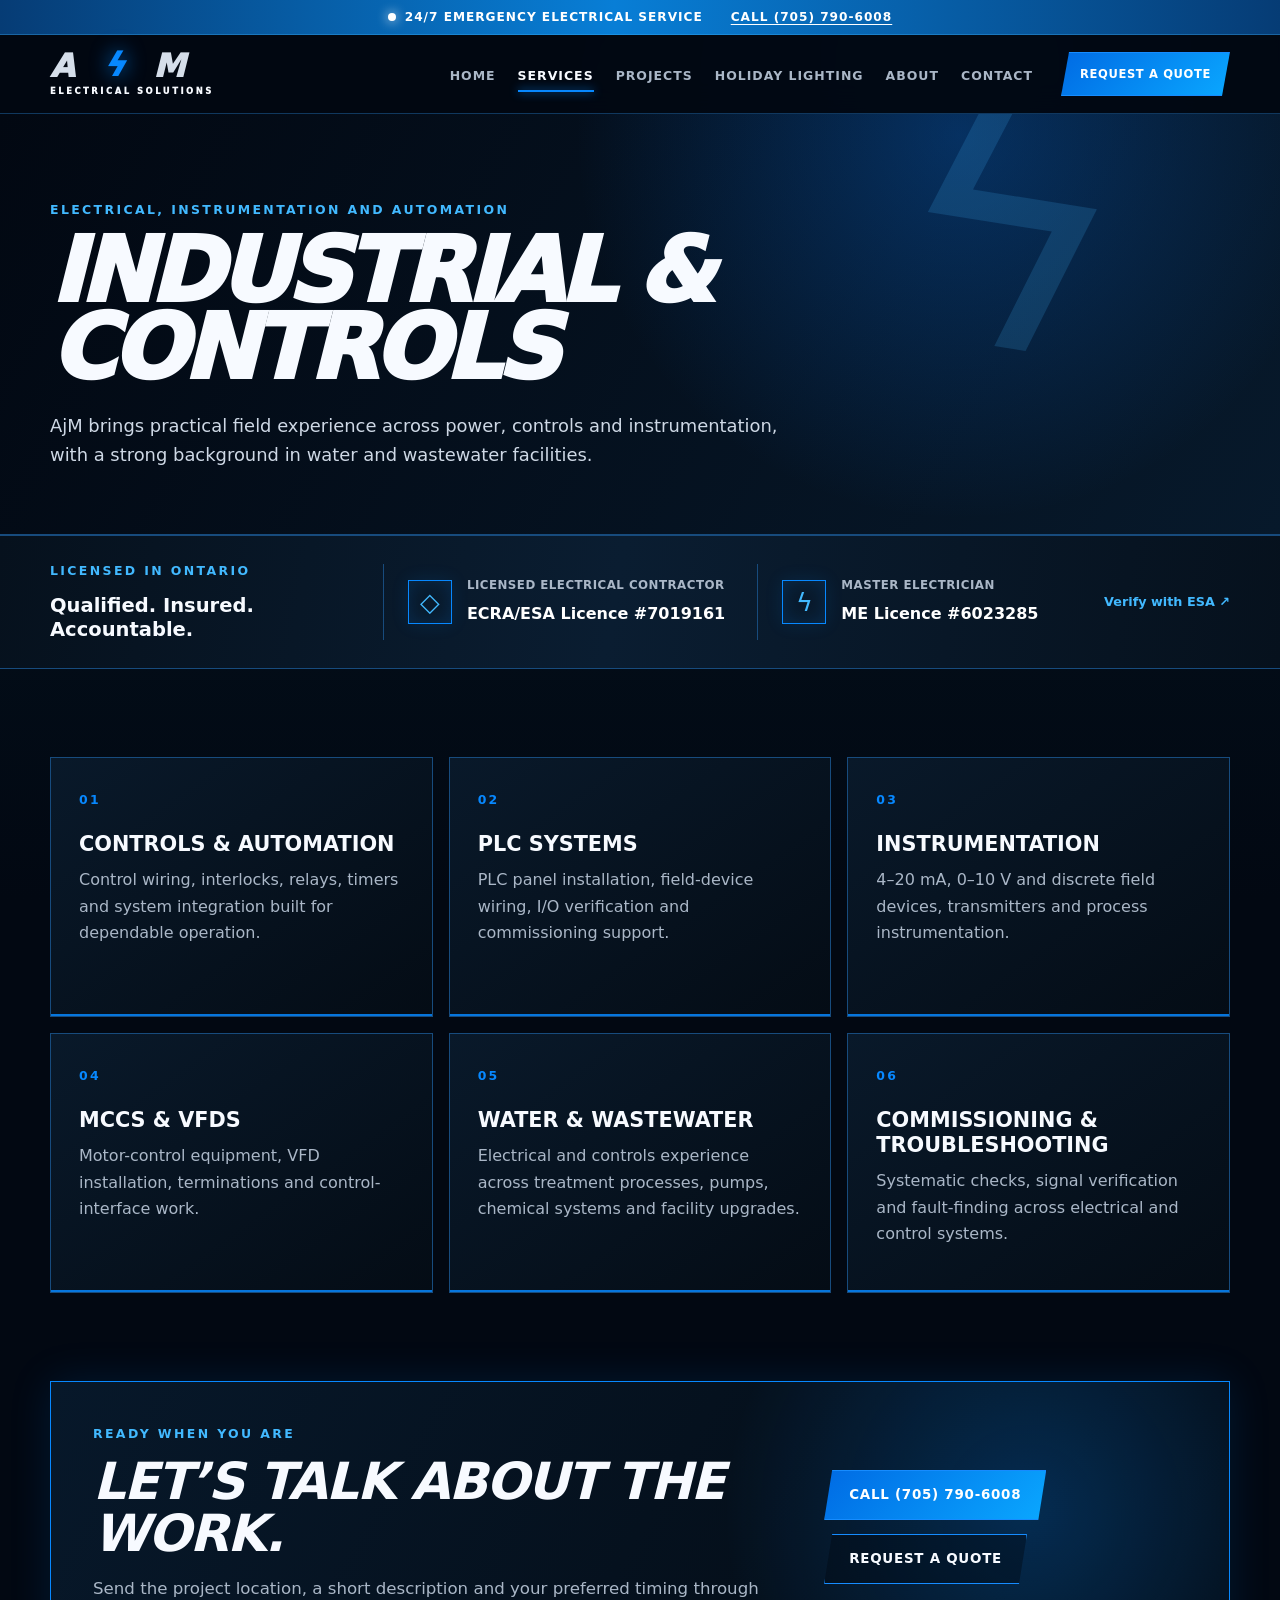
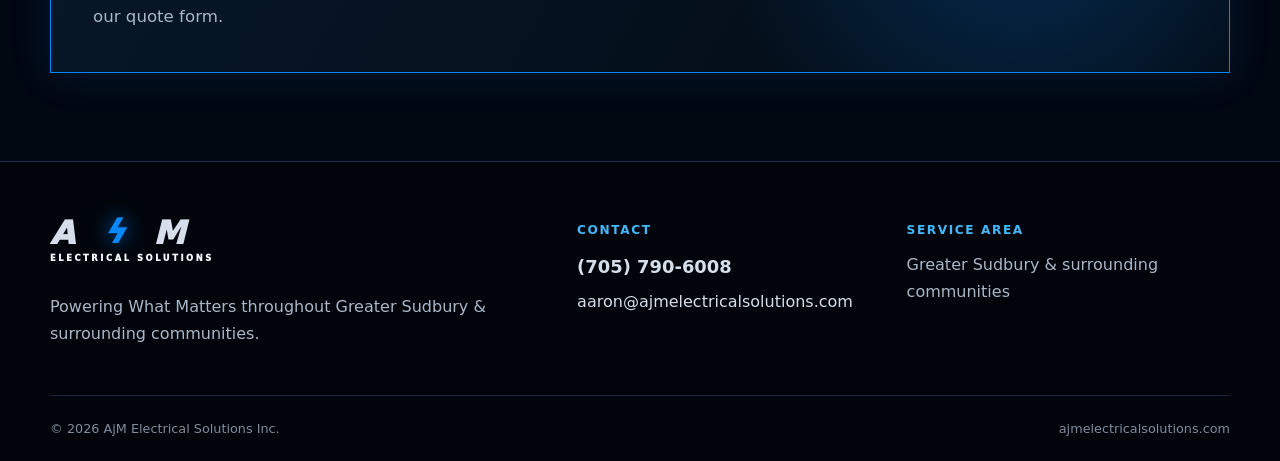
<file: industrial.html>
<!doctype html>
<html lang="en-CA">
<head>
  <meta charset="utf-8">
  <meta name="viewport" content="width=device-width, initial-scale=1">
  <meta name="theme-color" content="#020812">
  <title>Industrial &amp; Controls in Greater Sudbury | AjM</title>
  <meta name="description" content="Industrial electrical and controls experience in Greater Sudbury, including PLC systems, instrumentation, MCCs, VFDs and process controls.">
  <link rel="canonical" href="https://ajmelectricalsolutions.com/industrial/">
  <meta property="og:type" content="website">
  <meta property="og:locale" content="en_CA">
  <meta property="og:site_name" content="AjM Electrical Solutions Inc.">
  <meta property="og:title" content="Industrial &amp; Controls in Greater Sudbury | AjM">
  <meta property="og:description" content="Industrial electrical and controls experience in Greater Sudbury, including PLC systems, instrumentation, MCCs, VFDs and process controls.">
  <meta property="og:url" content="https://ajmelectricalsolutions.com/industrial/">
  <link rel="stylesheet" href="assets/style.css">
  <script type="application/ld+json">{"@context":"https://schema.org","@type":"Electrician","name":"AjM Electrical Solutions Inc.","url":"https://ajmelectricalsolutions.com","telephone":"+17057906008","email":"aaron@ajmelectricalsolutions.com","areaServed":["Greater Sudbury","Sudbury","Hanmer","Val Caron","Chelmsford","Lively","Garson"],"description":"Industrial electrical and controls experience in Greater Sudbury, including PLC systems, instrumentation, MCCs, VFDs and process controls.","identifier":[{"@type":"PropertyValue","propertyID":"ECRA/ESA Licence","value":"7019161"},{"@type":"PropertyValue","propertyID":"Master Electrician Licence","value":"6023285"}]}</script>
</head>
<body class="">
  <a class="skip-link" href="#main">Skip to content</a>
  <header class="site-header">
    <div class="emergency-bar">
      <div class="wrap emergency-bar__inner"><strong><span aria-hidden="true"></span>24/7 Emergency Electrical Service</strong><a href="tel:+17057906008">Call (705) 790-6008</a></div>
    </div>
    <div class="wrap nav-inner">
      <a class="brand" href="index.html"><span class="brand-mark" aria-label="AjM Electrical Solutions"><span>A</span><span class="brand-bolt">ϟ</span><span>M</span><small>ELECTRICAL SOLUTIONS</small></span></a>
      <button class="menu-toggle" type="button" aria-expanded="false" aria-controls="primary-navigation"><span class="sr-only">Open menu</span><span aria-hidden="true">☰</span></button>
      <nav id="primary-navigation" class="primary-nav" aria-label="Primary navigation"><a href="index.html">Home</a><a href="services.html" aria-current="page">Services</a><a href="projects.html">Projects</a><a href="holiday-lighting.html">Holiday Lighting</a><a href="about.html">About</a><a href="contact.html">Contact</a></nav>
      <a class="button nav-cta" href="contact.html">Request a Quote</a>
    </div>
  </header>
  <main id="main"><section class="page-hero"><div class="wrap"><span class="kicker">Electrical, instrumentation and automation</span><h1>Industrial & Controls</h1><p>AjM brings practical field experience across power, controls and instrumentation, with a strong background in water and wastewater facilities.</p></div></section>
  <section class="credential-band" aria-label="Licensing credentials">
    <div class="wrap credential-grid">
      <div class="credential-intro"><span class="kicker">Licensed in Ontario</span><strong>Qualified. Insured. Accountable.</strong></div>
      <div class="credential"><span class="credential-icon" aria-hidden="true">◇</span><span><small>Licensed Electrical Contractor</small><strong>ECRA/ESA Licence #7019161</strong></span></div>
      <div class="credential"><span class="credential-icon" aria-hidden="true">ϟ</span><span><small>Master Electrician</small><strong>ME Licence #6023285</strong></span></div>
      <a class="verify-link" href="https://esasafe.com/hiring-an-electrician-or-contractor/" target="_blank" rel="noreferrer">Verify with ESA <span aria-hidden="true">↗</span></a>
    </div>
  </section>
  <section class="section"><div class="wrap"><div class="detail-grid"><article class="detail-card"><span>01</span><h2>Controls & Automation</h2><p>Control wiring, interlocks, relays, timers and system integration built for dependable operation.</p></article><article class="detail-card"><span>02</span><h2>PLC Systems</h2><p>PLC panel installation, field-device wiring, I/O verification and commissioning support.</p></article><article class="detail-card"><span>03</span><h2>Instrumentation</h2><p>4–20 mA, 0–10 V and discrete field devices, transmitters and process instrumentation.</p></article><article class="detail-card"><span>04</span><h2>MCCs & VFDs</h2><p>Motor-control equipment, VFD installation, terminations and control-interface work.</p></article><article class="detail-card"><span>05</span><h2>Water & Wastewater</h2><p>Electrical and controls experience across treatment processes, pumps, chemical systems and facility upgrades.</p></article><article class="detail-card"><span>06</span><h2>Commissioning & Troubleshooting</h2><p>Systematic checks, signal verification and fault-finding across electrical and control systems.</p></article></div></div></section>
  <section class="cta-section"><div class="wrap cta-panel"><div><span class="kicker">Ready when you are</span><h2>Let’s talk about the work.</h2><p>Send the project location, a short description and your preferred timing through our quote form.</p></div><div class="button-row"><a class="button" href="tel:+17057906008">Call (705) 790-6008</a><a class="button button--ghost" href="contact.html#project-form">Request a Quote</a></div></div></section></main>
  <footer class="site-footer">
    <div class="wrap footer-grid">
      <div><a class="brand footer-brand" href="index.html"><span class="brand-mark" aria-label="AjM Electrical Solutions"><span>A</span><span class="brand-bolt">ϟ</span><span>M</span><small>ELECTRICAL SOLUTIONS</small></span></a><p>Powering What Matters throughout Greater Sudbury & surrounding communities.</p></div>
      <div><h2>Contact</h2><a class="footer-phone" href="tel:+17057906008">(705) 790-6008</a><a href="mailto:aaron@ajmelectricalsolutions.com">aaron@ajmelectricalsolutions.com</a></div>
      <div><h2>Service Area</h2><p>Greater Sudbury & surrounding communities</p></div>
    </div>
    <div class="wrap footer-bottom"><span>© <span data-current-year>2026</span> AjM Electrical Solutions Inc.</span><a href="https://ajmelectricalsolutions.com">ajmelectricalsolutions.com</a></div>
  </footer>
  <div class="mobile-actions" aria-label="Quick contact"><a href="tel:+17057906008">Call Now</a><a href="contact.html">Request a Quote</a></div>
  <script src="assets/site.js" defer></script>
</body>
</html>
</file>
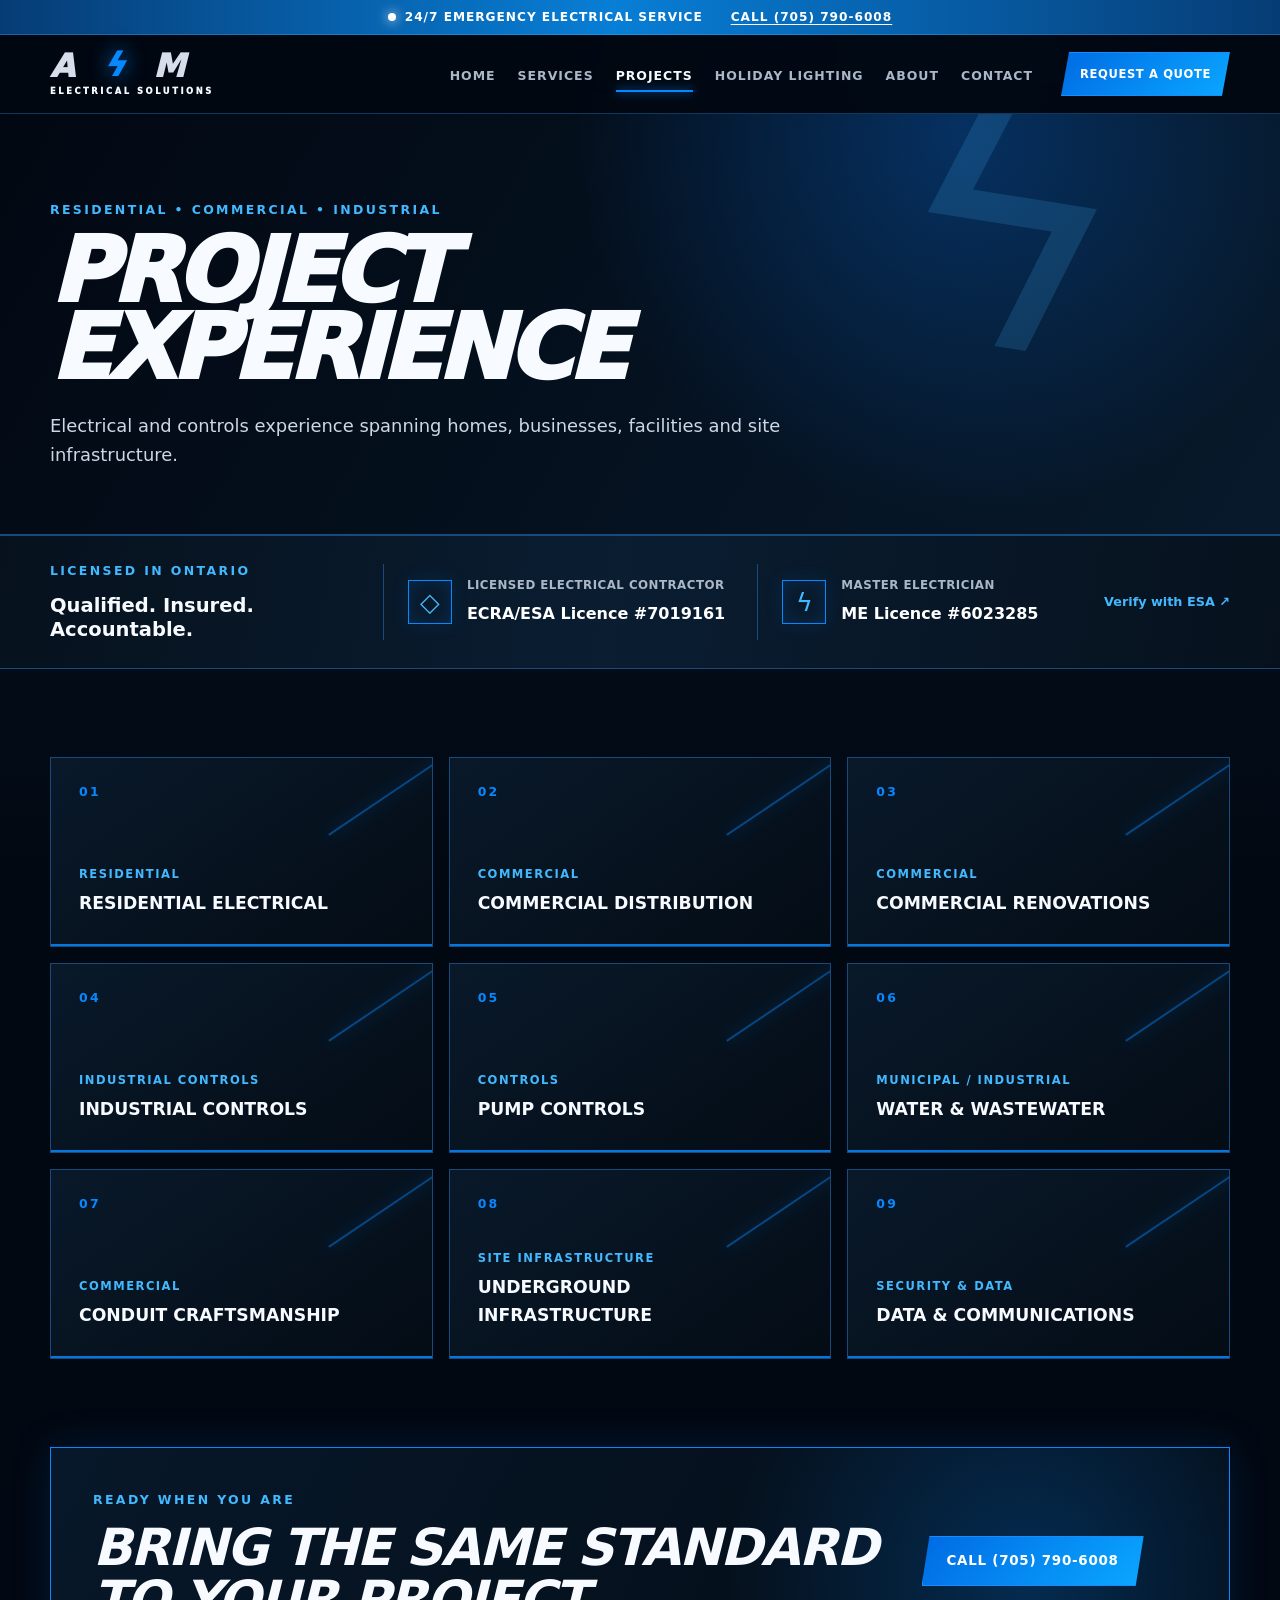
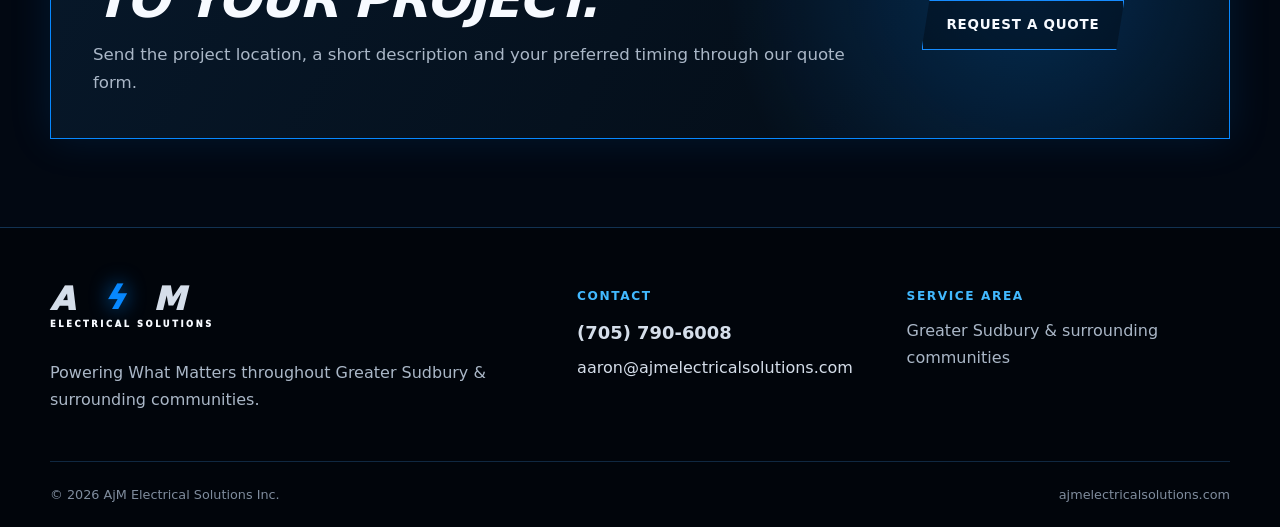
<file: projects.html>
<!doctype html>
<html lang="en-CA">
<head>
  <meta charset="utf-8">
  <meta name="viewport" content="width=device-width, initial-scale=1">
  <meta name="theme-color" content="#020812">
  <title>Electrical Project Experience | AjM Electrical Solutions</title>
  <meta name="description" content="Residential, commercial, industrial and controls experience from AjM Electrical Solutions in Greater Sudbury.">
  <link rel="canonical" href="https://ajmelectricalsolutions.com/projects/">
  <meta property="og:type" content="website">
  <meta property="og:locale" content="en_CA">
  <meta property="og:site_name" content="AjM Electrical Solutions Inc.">
  <meta property="og:title" content="Electrical Project Experience | AjM Electrical Solutions">
  <meta property="og:description" content="Residential, commercial, industrial and controls experience from AjM Electrical Solutions in Greater Sudbury.">
  <meta property="og:url" content="https://ajmelectricalsolutions.com/projects/">
  <link rel="stylesheet" href="assets/style.css">
  <script type="application/ld+json">{"@context":"https://schema.org","@type":"Electrician","name":"AjM Electrical Solutions Inc.","url":"https://ajmelectricalsolutions.com","telephone":"+17057906008","email":"aaron@ajmelectricalsolutions.com","areaServed":["Greater Sudbury","Sudbury","Hanmer","Val Caron","Chelmsford","Lively","Garson"],"description":"Residential, commercial, industrial and controls experience from AjM Electrical Solutions in Greater Sudbury.","identifier":[{"@type":"PropertyValue","propertyID":"ECRA/ESA Licence","value":"7019161"},{"@type":"PropertyValue","propertyID":"Master Electrician Licence","value":"6023285"}]}</script>
</head>
<body class="">
  <a class="skip-link" href="#main">Skip to content</a>
  <header class="site-header">
    <div class="emergency-bar">
      <div class="wrap emergency-bar__inner"><strong><span aria-hidden="true"></span>24/7 Emergency Electrical Service</strong><a href="tel:+17057906008">Call (705) 790-6008</a></div>
    </div>
    <div class="wrap nav-inner">
      <a class="brand" href="index.html"><span class="brand-mark" aria-label="AjM Electrical Solutions"><span>A</span><span class="brand-bolt">ϟ</span><span>M</span><small>ELECTRICAL SOLUTIONS</small></span></a>
      <button class="menu-toggle" type="button" aria-expanded="false" aria-controls="primary-navigation"><span class="sr-only">Open menu</span><span aria-hidden="true">☰</span></button>
      <nav id="primary-navigation" class="primary-nav" aria-label="Primary navigation"><a href="index.html">Home</a><a href="services.html">Services</a><a href="projects.html" aria-current="page">Projects</a><a href="holiday-lighting.html">Holiday Lighting</a><a href="about.html">About</a><a href="contact.html">Contact</a></nav>
      <a class="button nav-cta" href="contact.html">Request a Quote</a>
    </div>
  </header>
  <main id="main"><section class="page-hero"><div class="wrap"><span class="kicker">Residential • Commercial • Industrial</span><h1>Project Experience</h1><p>Electrical and controls experience spanning homes, businesses, facilities and site infrastructure.</p></div></section>
  <section class="credential-band" aria-label="Licensing credentials">
    <div class="wrap credential-grid">
      <div class="credential-intro"><span class="kicker">Licensed in Ontario</span><strong>Qualified. Insured. Accountable.</strong></div>
      <div class="credential"><span class="credential-icon" aria-hidden="true">◇</span><span><small>Licensed Electrical Contractor</small><strong>ECRA/ESA Licence #7019161</strong></span></div>
      <div class="credential"><span class="credential-icon" aria-hidden="true">ϟ</span><span><small>Master Electrician</small><strong>ME Licence #6023285</strong></span></div>
      <a class="verify-link" href="https://esasafe.com/hiring-an-electrician-or-contractor/" target="_blank" rel="noreferrer">Verify with ESA <span aria-hidden="true">↗</span></a>
    </div>
  </section>
  <section class="section"><div class="wrap"><div class="gallery-grid"><article class="gallery-card"><span aria-hidden="true">01</span><small>Residential</small><strong>Residential Electrical</strong></article><article class="gallery-card"><span aria-hidden="true">02</span><small>Commercial</small><strong>Commercial Distribution</strong></article><article class="gallery-card"><span aria-hidden="true">03</span><small>Commercial</small><strong>Commercial Renovations</strong></article><article class="gallery-card"><span aria-hidden="true">04</span><small>Industrial Controls</small><strong>Industrial Controls</strong></article><article class="gallery-card"><span aria-hidden="true">05</span><small>Controls</small><strong>Pump Controls</strong></article><article class="gallery-card"><span aria-hidden="true">06</span><small>Municipal / Industrial</small><strong>Water & Wastewater</strong></article><article class="gallery-card"><span aria-hidden="true">07</span><small>Commercial</small><strong>Conduit Craftsmanship</strong></article><article class="gallery-card"><span aria-hidden="true">08</span><small>Site Infrastructure</small><strong>Underground Infrastructure</strong></article><article class="gallery-card"><span aria-hidden="true">09</span><small>Security & Data</small><strong>Data & Communications</strong></article></div></div></section>
  <section class="cta-section"><div class="wrap cta-panel"><div><span class="kicker">Ready when you are</span><h2>Bring the same standard to your project.</h2><p>Send the project location, a short description and your preferred timing through our quote form.</p></div><div class="button-row"><a class="button" href="tel:+17057906008">Call (705) 790-6008</a><a class="button button--ghost" href="contact.html#project-form">Request a Quote</a></div></div></section></main>
  <footer class="site-footer">
    <div class="wrap footer-grid">
      <div><a class="brand footer-brand" href="index.html"><span class="brand-mark" aria-label="AjM Electrical Solutions"><span>A</span><span class="brand-bolt">ϟ</span><span>M</span><small>ELECTRICAL SOLUTIONS</small></span></a><p>Powering What Matters throughout Greater Sudbury & surrounding communities.</p></div>
      <div><h2>Contact</h2><a class="footer-phone" href="tel:+17057906008">(705) 790-6008</a><a href="mailto:aaron@ajmelectricalsolutions.com">aaron@ajmelectricalsolutions.com</a></div>
      <div><h2>Service Area</h2><p>Greater Sudbury & surrounding communities</p></div>
    </div>
    <div class="wrap footer-bottom"><span>© <span data-current-year>2026</span> AjM Electrical Solutions Inc.</span><a href="https://ajmelectricalsolutions.com">ajmelectricalsolutions.com</a></div>
  </footer>
  <div class="mobile-actions" aria-label="Quick contact"><a href="tel:+17057906008">Call Now</a><a href="contact.html">Request a Quote</a></div>
  <script src="assets/site.js" defer></script>
</body>
</html>
</file>
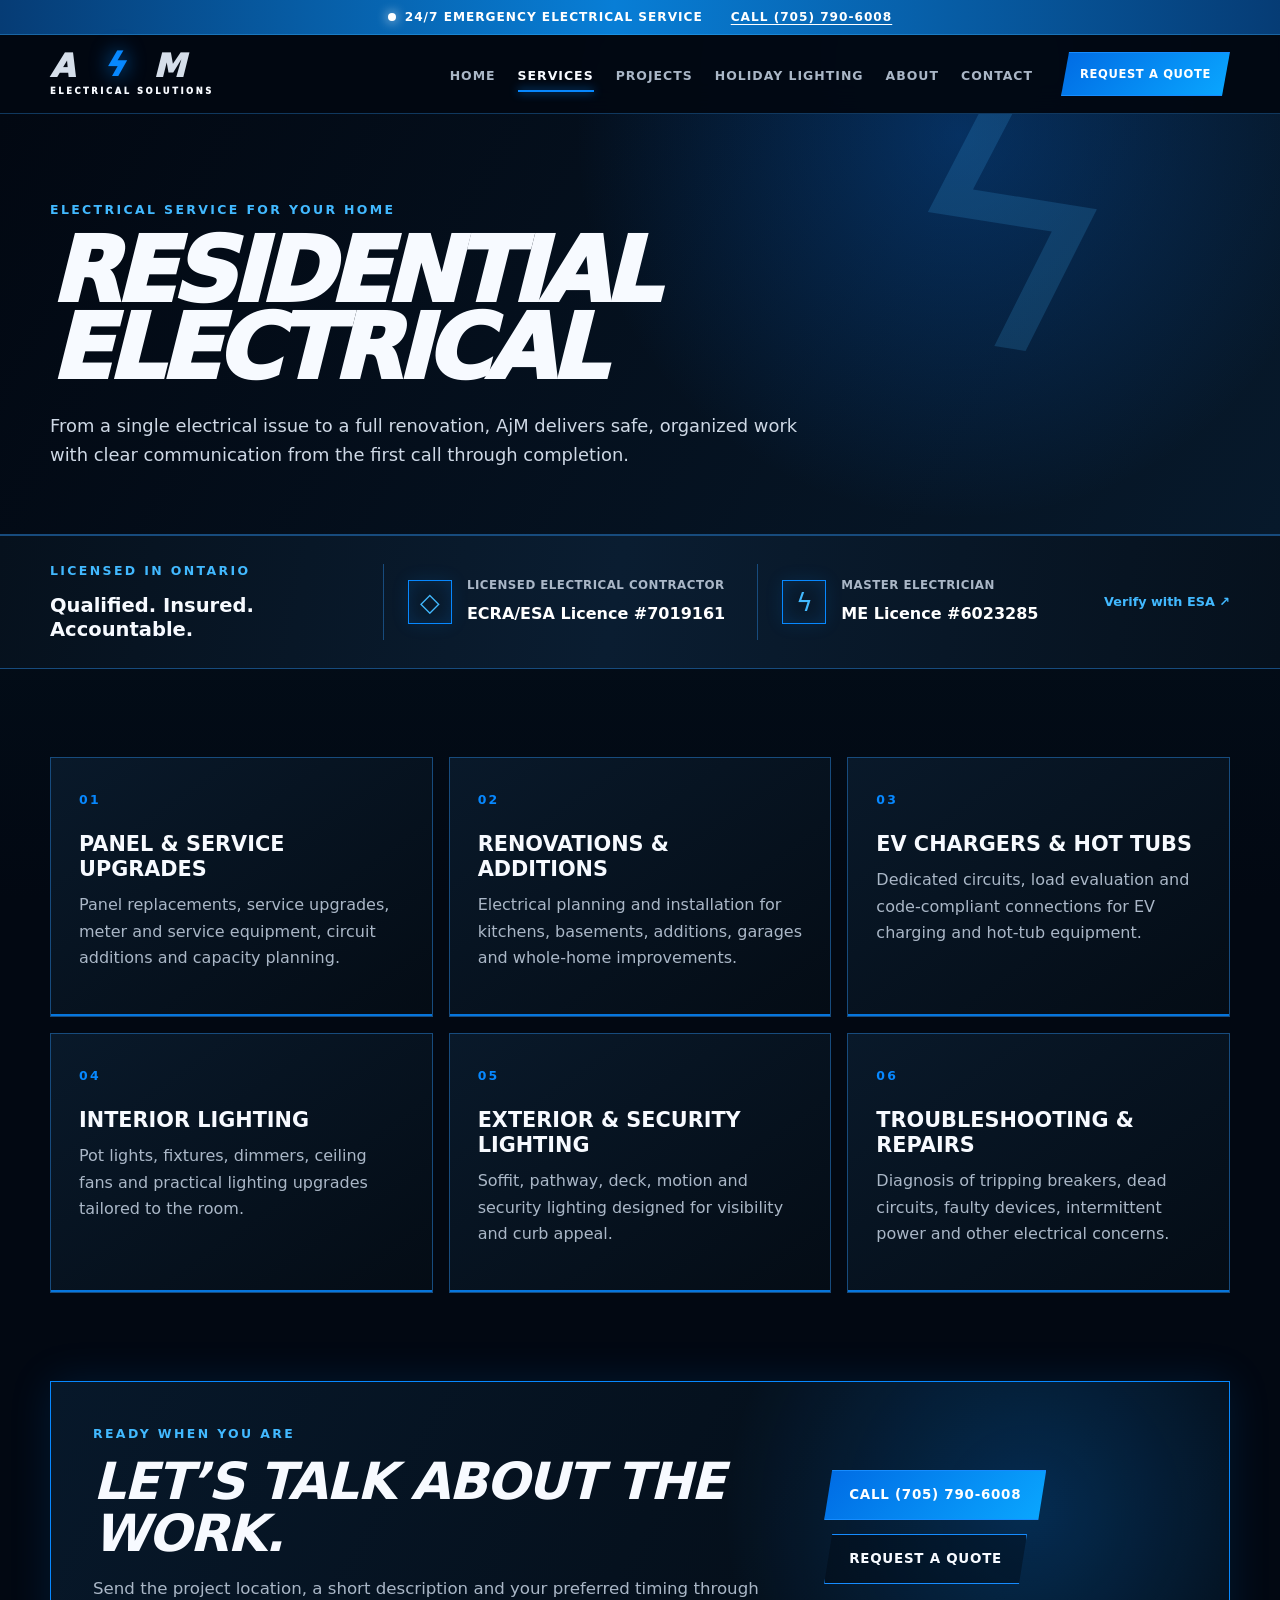
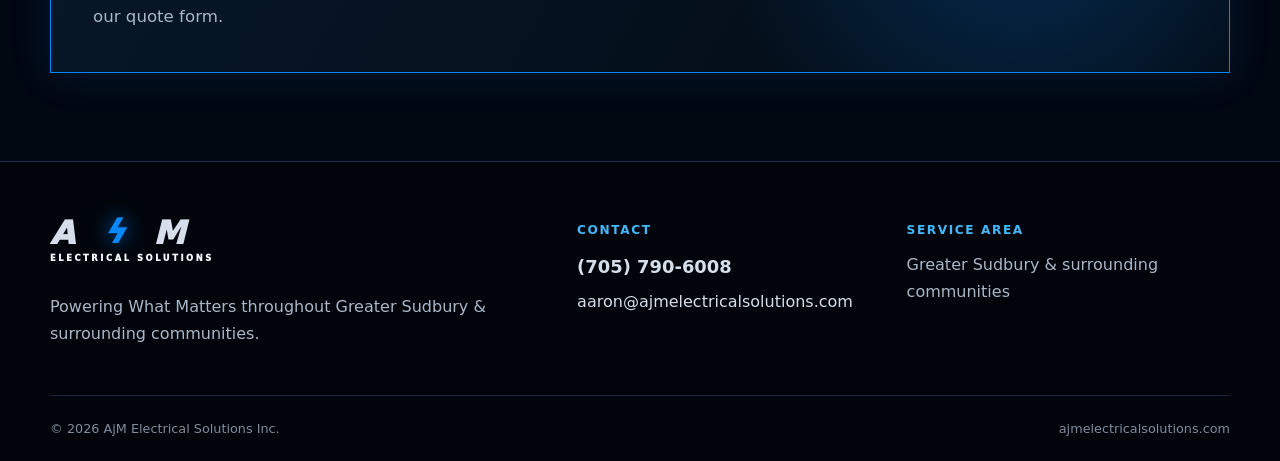
<file: residential.html>
<!doctype html>
<html lang="en-CA">
<head>
  <meta charset="utf-8">
  <meta name="viewport" content="width=device-width, initial-scale=1">
  <meta name="theme-color" content="#020812">
  <title>Residential Electrical in Greater Sudbury | AjM</title>
  <meta name="description" content="Residential electrician serving Greater Sudbury for panel upgrades, renovations, EV chargers, hot tubs, lighting and troubleshooting.">
  <link rel="canonical" href="https://ajmelectricalsolutions.com/residential/">
  <meta property="og:type" content="website">
  <meta property="og:locale" content="en_CA">
  <meta property="og:site_name" content="AjM Electrical Solutions Inc.">
  <meta property="og:title" content="Residential Electrical in Greater Sudbury | AjM">
  <meta property="og:description" content="Residential electrician serving Greater Sudbury for panel upgrades, renovations, EV chargers, hot tubs, lighting and troubleshooting.">
  <meta property="og:url" content="https://ajmelectricalsolutions.com/residential/">
  <link rel="stylesheet" href="assets/style.css">
  <script type="application/ld+json">{"@context":"https://schema.org","@type":"Electrician","name":"AjM Electrical Solutions Inc.","url":"https://ajmelectricalsolutions.com","telephone":"+17057906008","email":"aaron@ajmelectricalsolutions.com","areaServed":["Greater Sudbury","Sudbury","Hanmer","Val Caron","Chelmsford","Lively","Garson"],"description":"Residential electrician serving Greater Sudbury for panel upgrades, renovations, EV chargers, hot tubs, lighting and troubleshooting.","identifier":[{"@type":"PropertyValue","propertyID":"ECRA/ESA Licence","value":"7019161"},{"@type":"PropertyValue","propertyID":"Master Electrician Licence","value":"6023285"}]}</script>
</head>
<body class="">
  <a class="skip-link" href="#main">Skip to content</a>
  <header class="site-header">
    <div class="emergency-bar">
      <div class="wrap emergency-bar__inner"><strong><span aria-hidden="true"></span>24/7 Emergency Electrical Service</strong><a href="tel:+17057906008">Call (705) 790-6008</a></div>
    </div>
    <div class="wrap nav-inner">
      <a class="brand" href="index.html"><span class="brand-mark" aria-label="AjM Electrical Solutions"><span>A</span><span class="brand-bolt">ϟ</span><span>M</span><small>ELECTRICAL SOLUTIONS</small></span></a>
      <button class="menu-toggle" type="button" aria-expanded="false" aria-controls="primary-navigation"><span class="sr-only">Open menu</span><span aria-hidden="true">☰</span></button>
      <nav id="primary-navigation" class="primary-nav" aria-label="Primary navigation"><a href="index.html">Home</a><a href="services.html" aria-current="page">Services</a><a href="projects.html">Projects</a><a href="holiday-lighting.html">Holiday Lighting</a><a href="about.html">About</a><a href="contact.html">Contact</a></nav>
      <a class="button nav-cta" href="contact.html">Request a Quote</a>
    </div>
  </header>
  <main id="main"><section class="page-hero"><div class="wrap"><span class="kicker">Electrical service for your home</span><h1>Residential Electrical</h1><p>From a single electrical issue to a full renovation, AjM delivers safe, organized work with clear communication from the first call through completion.</p></div></section>
  <section class="credential-band" aria-label="Licensing credentials">
    <div class="wrap credential-grid">
      <div class="credential-intro"><span class="kicker">Licensed in Ontario</span><strong>Qualified. Insured. Accountable.</strong></div>
      <div class="credential"><span class="credential-icon" aria-hidden="true">◇</span><span><small>Licensed Electrical Contractor</small><strong>ECRA/ESA Licence #7019161</strong></span></div>
      <div class="credential"><span class="credential-icon" aria-hidden="true">ϟ</span><span><small>Master Electrician</small><strong>ME Licence #6023285</strong></span></div>
      <a class="verify-link" href="https://esasafe.com/hiring-an-electrician-or-contractor/" target="_blank" rel="noreferrer">Verify with ESA <span aria-hidden="true">↗</span></a>
    </div>
  </section>
  <section class="section"><div class="wrap"><div class="detail-grid"><article class="detail-card"><span>01</span><h2>Panel & Service Upgrades</h2><p>Panel replacements, service upgrades, meter and service equipment, circuit additions and capacity planning.</p></article><article class="detail-card"><span>02</span><h2>Renovations & Additions</h2><p>Electrical planning and installation for kitchens, basements, additions, garages and whole-home improvements.</p></article><article class="detail-card"><span>03</span><h2>EV Chargers & Hot Tubs</h2><p>Dedicated circuits, load evaluation and code-compliant connections for EV charging and hot-tub equipment.</p></article><article class="detail-card"><span>04</span><h2>Interior Lighting</h2><p>Pot lights, fixtures, dimmers, ceiling fans and practical lighting upgrades tailored to the room.</p></article><article class="detail-card"><span>05</span><h2>Exterior & Security Lighting</h2><p>Soffit, pathway, deck, motion and security lighting designed for visibility and curb appeal.</p></article><article class="detail-card"><span>06</span><h2>Troubleshooting & Repairs</h2><p>Diagnosis of tripping breakers, dead circuits, faulty devices, intermittent power and other electrical concerns.</p></article></div></div></section>
  <section class="cta-section"><div class="wrap cta-panel"><div><span class="kicker">Ready when you are</span><h2>Let’s talk about the work.</h2><p>Send the project location, a short description and your preferred timing through our quote form.</p></div><div class="button-row"><a class="button" href="tel:+17057906008">Call (705) 790-6008</a><a class="button button--ghost" href="contact.html#project-form">Request a Quote</a></div></div></section></main>
  <footer class="site-footer">
    <div class="wrap footer-grid">
      <div><a class="brand footer-brand" href="index.html"><span class="brand-mark" aria-label="AjM Electrical Solutions"><span>A</span><span class="brand-bolt">ϟ</span><span>M</span><small>ELECTRICAL SOLUTIONS</small></span></a><p>Powering What Matters throughout Greater Sudbury & surrounding communities.</p></div>
      <div><h2>Contact</h2><a class="footer-phone" href="tel:+17057906008">(705) 790-6008</a><a href="mailto:aaron@ajmelectricalsolutions.com">aaron@ajmelectricalsolutions.com</a></div>
      <div><h2>Service Area</h2><p>Greater Sudbury & surrounding communities</p></div>
    </div>
    <div class="wrap footer-bottom"><span>© <span data-current-year>2026</span> AjM Electrical Solutions Inc.</span><a href="https://ajmelectricalsolutions.com">ajmelectricalsolutions.com</a></div>
  </footer>
  <div class="mobile-actions" aria-label="Quick contact"><a href="tel:+17057906008">Call Now</a><a href="contact.html">Request a Quote</a></div>
  <script src="assets/site.js" defer></script>
</body>
</html>
</file>
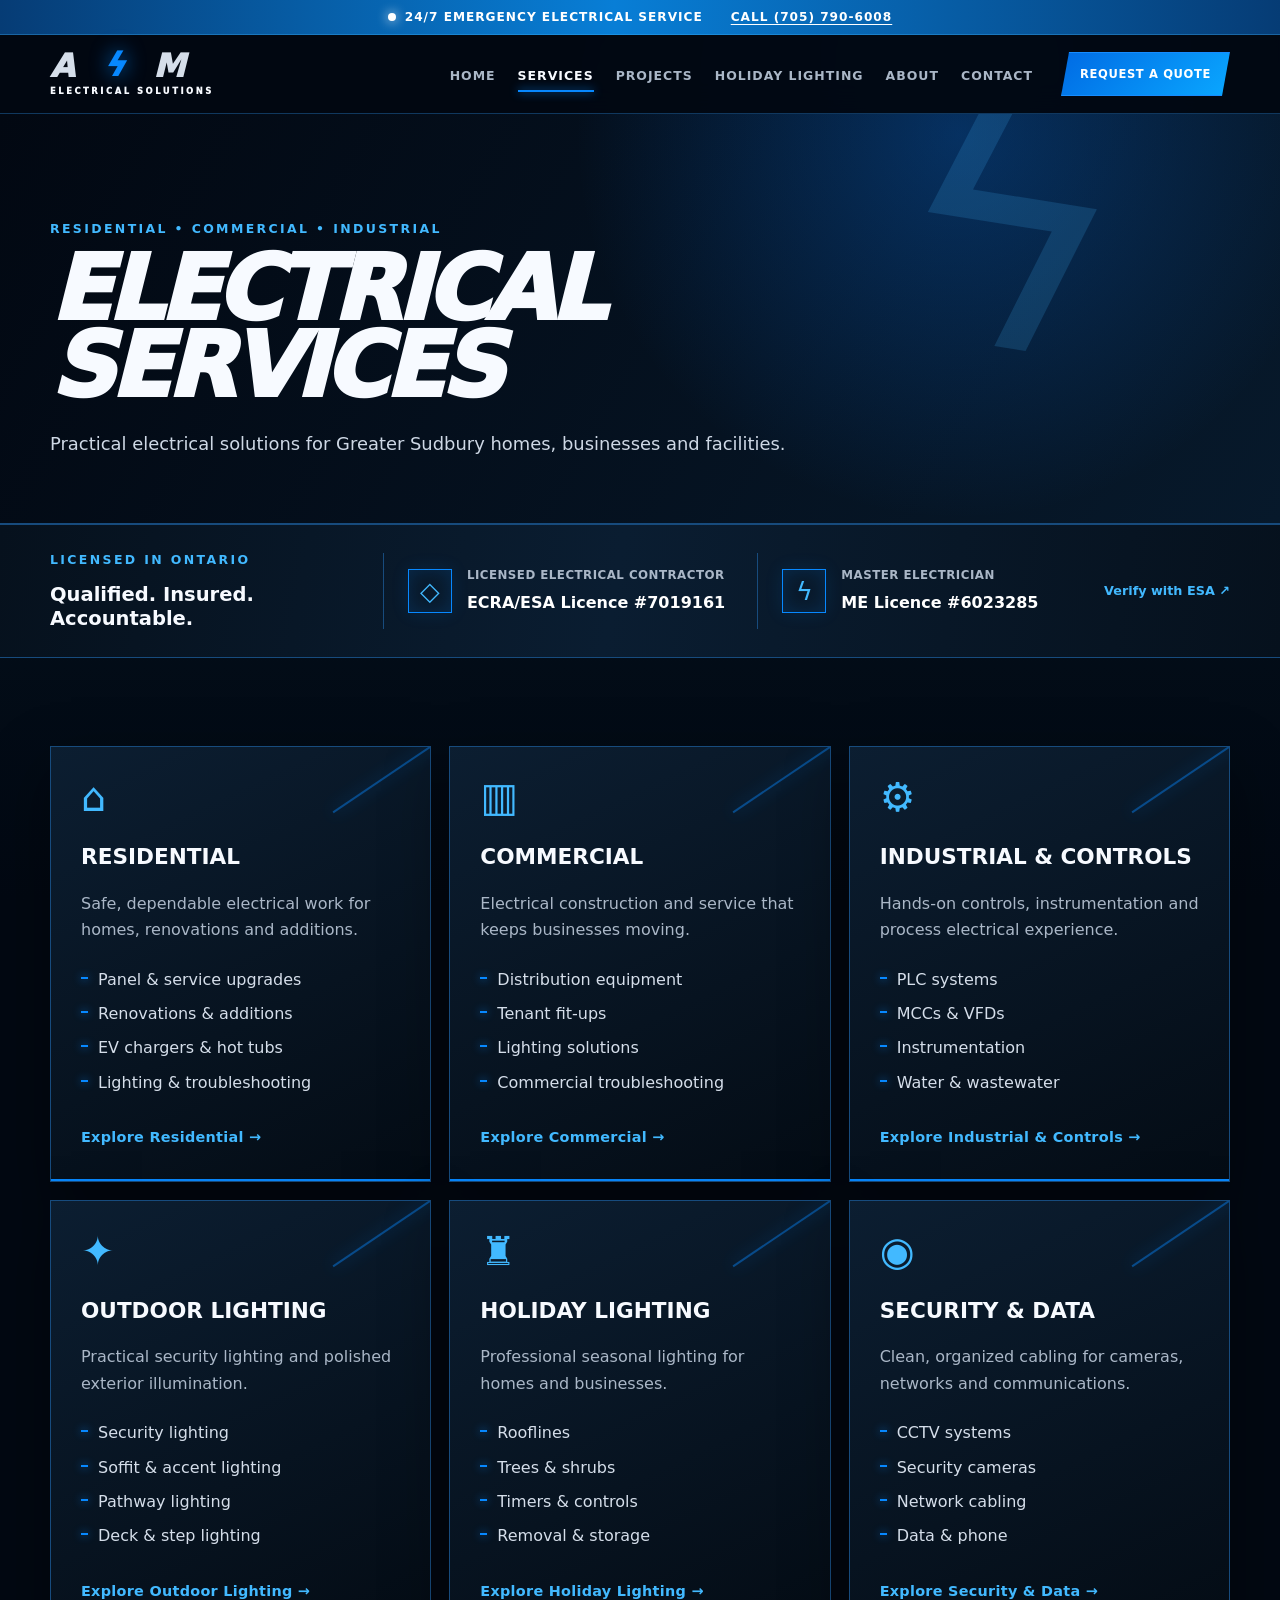
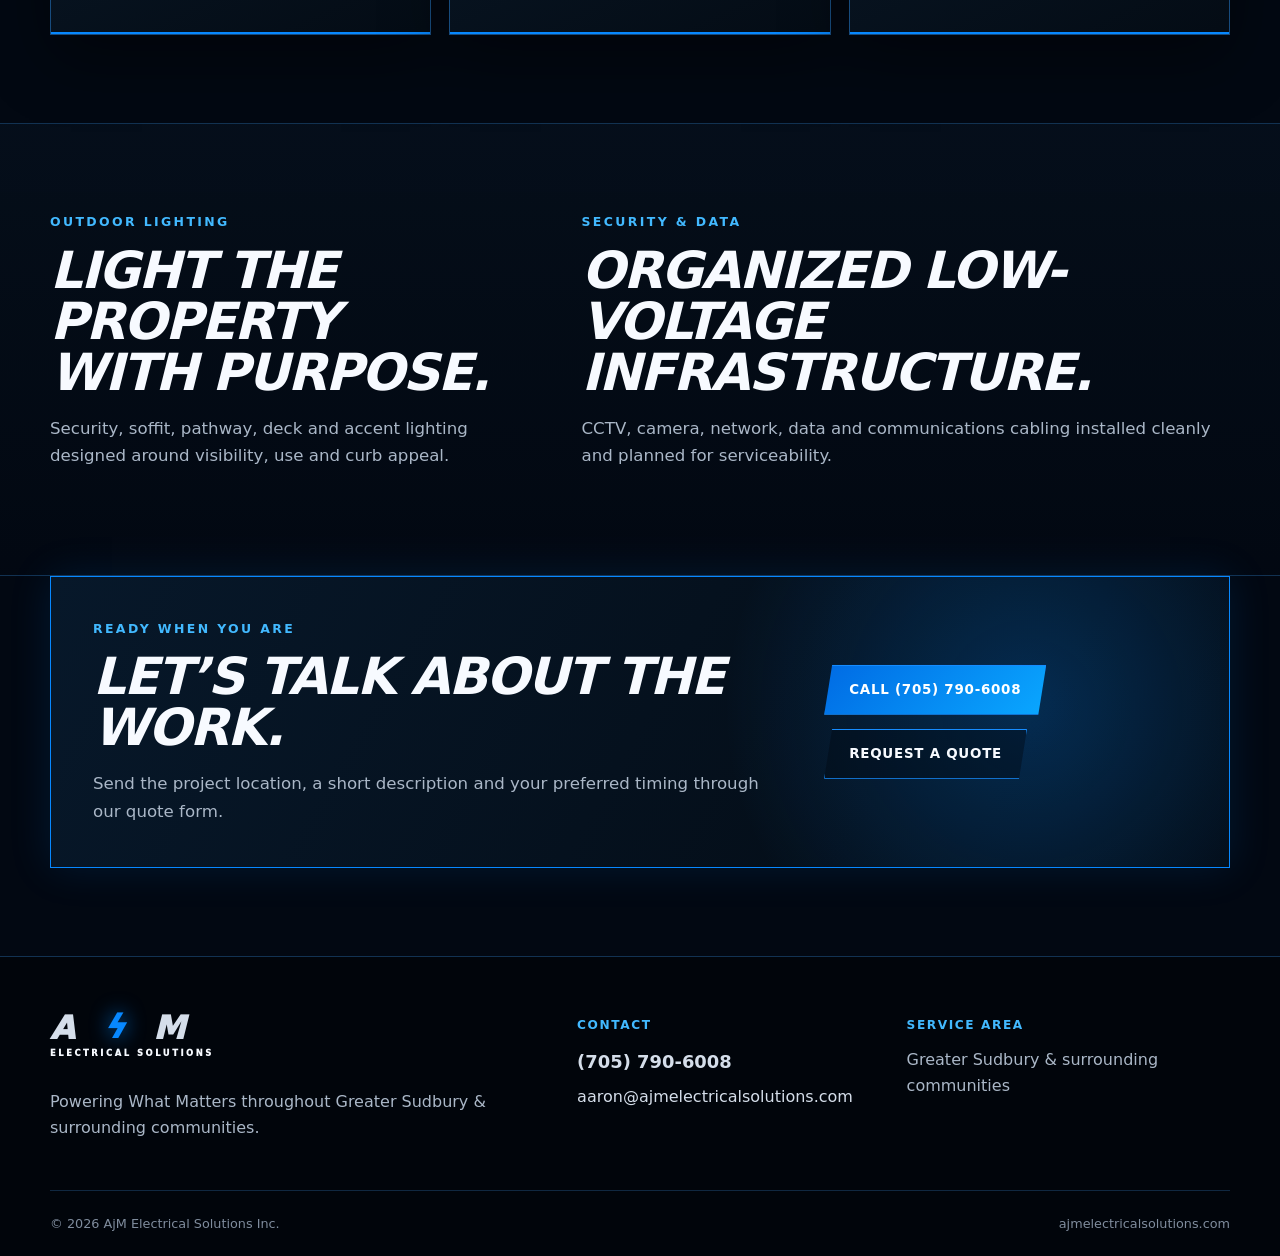
<file: services.html>
<!doctype html>
<html lang="en-CA">
<head>
  <meta charset="utf-8">
  <meta name="viewport" content="width=device-width, initial-scale=1">
  <meta name="theme-color" content="#020812">
  <title>Electrical Services in Greater Sudbury | AjM</title>
  <meta name="description" content="Residential, commercial, industrial, controls, lighting, security and data services from AjM Electrical Solutions in Greater Sudbury.">
  <link rel="canonical" href="https://ajmelectricalsolutions.com/services/">
  <meta property="og:type" content="website">
  <meta property="og:locale" content="en_CA">
  <meta property="og:site_name" content="AjM Electrical Solutions Inc.">
  <meta property="og:title" content="Electrical Services in Greater Sudbury | AjM">
  <meta property="og:description" content="Residential, commercial, industrial, controls, lighting, security and data services from AjM Electrical Solutions in Greater Sudbury.">
  <meta property="og:url" content="https://ajmelectricalsolutions.com/services/">
  <link rel="stylesheet" href="assets/style.css">
  <script type="application/ld+json">{"@context":"https://schema.org","@type":"Electrician","name":"AjM Electrical Solutions Inc.","url":"https://ajmelectricalsolutions.com","telephone":"+17057906008","email":"aaron@ajmelectricalsolutions.com","areaServed":["Greater Sudbury","Sudbury","Hanmer","Val Caron","Chelmsford","Lively","Garson"],"description":"Residential, commercial, industrial, controls, lighting, security and data services from AjM Electrical Solutions in Greater Sudbury.","identifier":[{"@type":"PropertyValue","propertyID":"ECRA/ESA Licence","value":"7019161"},{"@type":"PropertyValue","propertyID":"Master Electrician Licence","value":"6023285"}]}</script>
</head>
<body class="">
  <a class="skip-link" href="#main">Skip to content</a>
  <header class="site-header">
    <div class="emergency-bar">
      <div class="wrap emergency-bar__inner"><strong><span aria-hidden="true"></span>24/7 Emergency Electrical Service</strong><a href="tel:+17057906008">Call (705) 790-6008</a></div>
    </div>
    <div class="wrap nav-inner">
      <a class="brand" href="index.html"><span class="brand-mark" aria-label="AjM Electrical Solutions"><span>A</span><span class="brand-bolt">ϟ</span><span>M</span><small>ELECTRICAL SOLUTIONS</small></span></a>
      <button class="menu-toggle" type="button" aria-expanded="false" aria-controls="primary-navigation"><span class="sr-only">Open menu</span><span aria-hidden="true">☰</span></button>
      <nav id="primary-navigation" class="primary-nav" aria-label="Primary navigation"><a href="index.html">Home</a><a href="services.html" aria-current="page">Services</a><a href="projects.html">Projects</a><a href="holiday-lighting.html">Holiday Lighting</a><a href="about.html">About</a><a href="contact.html">Contact</a></nav>
      <a class="button nav-cta" href="contact.html">Request a Quote</a>
    </div>
  </header>
  <main id="main"><section class="page-hero"><div class="wrap"><span class="kicker">Residential • Commercial • Industrial</span><h1>Electrical Services</h1><p>Practical electrical solutions for Greater Sudbury homes, businesses and facilities.</p></div></section>
  <section class="credential-band" aria-label="Licensing credentials">
    <div class="wrap credential-grid">
      <div class="credential-intro"><span class="kicker">Licensed in Ontario</span><strong>Qualified. Insured. Accountable.</strong></div>
      <div class="credential"><span class="credential-icon" aria-hidden="true">◇</span><span><small>Licensed Electrical Contractor</small><strong>ECRA/ESA Licence #7019161</strong></span></div>
      <div class="credential"><span class="credential-icon" aria-hidden="true">ϟ</span><span><small>Master Electrician</small><strong>ME Licence #6023285</strong></span></div>
      <a class="verify-link" href="https://esasafe.com/hiring-an-electrician-or-contractor/" target="_blank" rel="noreferrer">Verify with ESA <span aria-hidden="true">↗</span></a>
    </div>
  </section>
  <section class="section"><div class="wrap"><div class="service-grid"><article class="service-card">
    <span class="service-icon" aria-hidden="true">⌂</span>
    <h3>Residential</h3>
    <p>Safe, dependable electrical work for homes, renovations and additions.</p>
    <ul><li>Panel & service upgrades</li><li>Renovations & additions</li><li>EV chargers & hot tubs</li><li>Lighting & troubleshooting</li></ul>
    <a class="text-link" href="residential.html">Explore Residential<span aria-hidden="true"> →</span></a>
  </article><article class="service-card">
    <span class="service-icon" aria-hidden="true">▥</span>
    <h3>Commercial</h3>
    <p>Electrical construction and service that keeps businesses moving.</p>
    <ul><li>Distribution equipment</li><li>Tenant fit-ups</li><li>Lighting solutions</li><li>Commercial troubleshooting</li></ul>
    <a class="text-link" href="commercial.html">Explore Commercial<span aria-hidden="true"> →</span></a>
  </article><article class="service-card">
    <span class="service-icon" aria-hidden="true">⚙</span>
    <h3>Industrial & Controls</h3>
    <p>Hands-on controls, instrumentation and process electrical experience.</p>
    <ul><li>PLC systems</li><li>MCCs & VFDs</li><li>Instrumentation</li><li>Water & wastewater</li></ul>
    <a class="text-link" href="industrial.html">Explore Industrial & Controls<span aria-hidden="true"> →</span></a>
  </article><article class="service-card">
    <span class="service-icon" aria-hidden="true">✦</span>
    <h3>Outdoor Lighting</h3>
    <p>Practical security lighting and polished exterior illumination.</p>
    <ul><li>Security lighting</li><li>Soffit & accent lighting</li><li>Pathway lighting</li><li>Deck & step lighting</li></ul>
    <a class="text-link" href="services.html#outdoor-lighting">Explore Outdoor Lighting<span aria-hidden="true"> →</span></a>
  </article><article class="service-card">
    <span class="service-icon" aria-hidden="true">♜</span>
    <h3>Holiday Lighting</h3>
    <p>Professional seasonal lighting for homes and businesses.</p>
    <ul><li>Rooflines</li><li>Trees & shrubs</li><li>Timers & controls</li><li>Removal & storage</li></ul>
    <a class="text-link" href="holiday-lighting.html">Explore Holiday Lighting<span aria-hidden="true"> →</span></a>
  </article><article class="service-card">
    <span class="service-icon" aria-hidden="true">◉</span>
    <h3>Security & Data</h3>
    <p>Clean, organized cabling for cameras, networks and communications.</p>
    <ul><li>CCTV systems</li><li>Security cameras</li><li>Network cabling</li><li>Data & phone</li></ul>
    <a class="text-link" href="services.html#security-data">Explore Security & Data<span aria-hidden="true"> →</span></a>
  </article></div></div></section>
  <section id="outdoor-lighting" class="section section--ink"><div class="wrap split-panel"><div><span class="kicker">Outdoor lighting</span><h2>Light the property with purpose.</h2><p>Security, soffit, pathway, deck and accent lighting designed around visibility, use and curb appeal.</p></div><div><span class="kicker">Security & data</span><h2 id="security-data">Organized low-voltage infrastructure.</h2><p>CCTV, camera, network, data and communications cabling installed cleanly and planned for serviceability.</p></div></div></section>
  <section class="cta-section"><div class="wrap cta-panel"><div><span class="kicker">Ready when you are</span><h2>Let’s talk about the work.</h2><p>Send the project location, a short description and your preferred timing through our quote form.</p></div><div class="button-row"><a class="button" href="tel:+17057906008">Call (705) 790-6008</a><a class="button button--ghost" href="contact.html#project-form">Request a Quote</a></div></div></section></main>
  <footer class="site-footer">
    <div class="wrap footer-grid">
      <div><a class="brand footer-brand" href="index.html"><span class="brand-mark" aria-label="AjM Electrical Solutions"><span>A</span><span class="brand-bolt">ϟ</span><span>M</span><small>ELECTRICAL SOLUTIONS</small></span></a><p>Powering What Matters throughout Greater Sudbury & surrounding communities.</p></div>
      <div><h2>Contact</h2><a class="footer-phone" href="tel:+17057906008">(705) 790-6008</a><a href="mailto:aaron@ajmelectricalsolutions.com">aaron@ajmelectricalsolutions.com</a></div>
      <div><h2>Service Area</h2><p>Greater Sudbury & surrounding communities</p></div>
    </div>
    <div class="wrap footer-bottom"><span>© <span data-current-year>2026</span> AjM Electrical Solutions Inc.</span><a href="https://ajmelectricalsolutions.com">ajmelectricalsolutions.com</a></div>
  </footer>
  <div class="mobile-actions" aria-label="Quick contact"><a href="tel:+17057906008">Call Now</a><a href="contact.html">Request a Quote</a></div>
  <script src="assets/site.js" defer></script>
</body>
</html>
</file>
<file: assets/style.css>
:root {
  color-scheme: dark;
  --bg: #020812;
  --bg-deep: #01050b;
  --panel: #071321;
  --panel-strong: #0a1929;
  --blue: #0788ff;
  --blue-bright: #42b9ff;
  --silver: #d5deea;
  --text: #f7faff;
  --muted: #aab7c7;
  --line: #174b7d;
  --line-soft: #123252;
  --shadow: 0 24px 60px rgba(0, 0, 0, .42);
}

* { box-sizing: border-box; }
html { scroll-behavior: smooth; }
body { margin: 0; background: var(--bg); color: var(--text); font-family: Inter, ui-sans-serif, system-ui, -apple-system, BlinkMacSystemFont, "Segoe UI", sans-serif; font-size: 16px; line-height: 1.65; }
body::before { content: ""; position: fixed; inset: 0; z-index: -2; background: radial-gradient(circle at 74% 4%, rgba(7, 98, 196, .24), transparent 26rem), linear-gradient(180deg, #020812 0%, #03101c 48%, #020812 100%); }
a { color: inherit; text-decoration: none; }
img { display: block; max-width: 100%; }
button, a { -webkit-tap-highlight-color: transparent; }
:focus-visible { outline: 3px solid var(--blue-bright); outline-offset: 4px; }
.wrap { width: min(1180px, calc(100% - 40px)); margin-inline: auto; }
.sr-only { position: absolute; width: 1px; height: 1px; padding: 0; margin: -1px; overflow: hidden; clip: rect(0, 0, 0, 0); white-space: nowrap; border: 0; }
.skip-link { position: fixed; left: 16px; top: 12px; z-index: 100; transform: translateY(-160%); padding: 10px 14px; background: var(--text); color: var(--bg); font-weight: 800; }
.skip-link:focus { transform: translateY(0); }

.site-header { position: sticky; top: 0; z-index: 30; border-bottom: 1px solid rgba(23, 75, 125, .72); background: rgba(2, 8, 18, .92); backdrop-filter: blur(15px); }
.emergency-bar { border-bottom: 1px solid rgba(66, 185, 255, .32); background: linear-gradient(90deg, #063c75, #087ed6 48%, #063c75); color: #fff; }
.emergency-bar__inner { min-height: 34px; display: flex; align-items: center; justify-content: center; gap: 28px; font-size: .76rem; letter-spacing: .08em; text-transform: uppercase; }
.emergency-bar__inner strong { display: inline-flex; align-items: center; gap: 9px; }
.emergency-bar__inner strong span { width: 8px; height: 8px; border-radius: 50%; background: #fff; box-shadow: 0 0 12px #fff; }
.emergency-bar__inner a { font-weight: 900; text-decoration: underline; text-underline-offset: 3px; }
.nav-inner { min-height: 78px; display: flex; align-items: center; gap: 28px; }
.brand { display: inline-flex; flex: 0 0 auto; }
.brand-mark { position: relative; display: inline-grid; grid-template-columns: auto auto auto; align-items: center; color: var(--silver); font-size: 2rem; font-weight: 950; font-style: italic; line-height: .86; letter-spacing: .08em; }
.brand-bolt { color: var(--blue); text-shadow: 0 0 20px rgba(7, 136, 255, .78); transform: translateY(-1px); }
.brand-mark small { grid-column: 1 / -1; margin-top: .45rem; color: var(--text); font-size: .52rem; font-style: normal; letter-spacing: .31em; white-space: nowrap; }
.primary-nav { margin-left: auto; display: flex; align-items: center; gap: 22px; }
.primary-nav a { position: relative; padding: 28px 0 24px; color: var(--muted); font-size: .78rem; font-weight: 800; letter-spacing: .08em; text-transform: uppercase; }
.primary-nav a::after { content: ""; position: absolute; left: 0; right: 100%; bottom: 18px; height: 2px; background: var(--blue); box-shadow: 0 0 10px var(--blue); transition: right .2s ease; }
.primary-nav a:hover, .primary-nav a[aria-current="page"] { color: var(--text); }
.primary-nav a:hover::after, .primary-nav a[aria-current="page"]::after { right: 0; }
.menu-toggle { display: none; margin-left: auto; border: 1px solid var(--line); background: var(--panel); color: var(--text); width: 44px; height: 44px; font-size: 1.45rem; }

.button { display: inline-flex; min-height: 50px; align-items: center; justify-content: center; padding: 12px 24px; border: 1px solid #168cff; background: linear-gradient(135deg, #006be4, #0aa7ff); color: #fff; font-size: .84rem; font-weight: 900; letter-spacing: .055em; text-align: center; text-transform: uppercase; box-shadow: 0 0 24px rgba(8, 124, 255, .32); clip-path: polygon(8px 0, 100% 0, calc(100% - 8px) 100%, 0 100%); transition: transform .2s ease, box-shadow .2s ease; }
.button:hover { transform: translateY(-2px); box-shadow: 0 0 32px rgba(8, 124, 255, .5); }
.button--ghost { background: rgba(2, 8, 18, .42); color: var(--text); box-shadow: none; }
.nav-cta { min-height: 44px; padding: 10px 18px; font-size: .72rem; }
.button-row { display: flex; flex-wrap: wrap; gap: 14px; align-items: center; }
.text-link { color: var(--blue-bright); font-size: .9rem; font-weight: 850; letter-spacing: .02em; }
.text-link:hover { color: #8ed7ff; }
.kicker { display: block; margin-bottom: 12px; color: var(--blue-bright); font-size: .78rem; font-weight: 900; letter-spacing: .19em; text-transform: uppercase; }

.hero { min-height: 660px; position: relative; display: grid; align-items: center; overflow: hidden; border-bottom: 1px solid var(--line-soft); background-image: linear-gradient(90deg, rgba(2, 8, 18, .98) 5%, rgba(2, 8, 18, .91) 45%, rgba(2, 8, 18, .46) 76%, rgba(2, 8, 18, .82)), url("images/hero-project.jpg"); background-position: center; background-size: cover; }
.hero::before { content: "ϟ"; position: absolute; right: 8%; top: 1%; color: rgba(66, 185, 255, .78); font-size: clamp(11rem, 24vw, 21rem); line-height: 1; text-shadow: 0 0 35px rgba(0, 140, 255, .7); transform: rotate(7deg); mix-blend-mode: screen; }
.hero::after { content: ""; position: absolute; inset: auto 0 0; height: 7px; background: linear-gradient(90deg, transparent, var(--blue), transparent); box-shadow: 0 0 28px var(--blue); }
.hero-content { position: relative; z-index: 2; padding-block: 92px; }
.hero h1, .page-hero h1 { margin: 0; max-width: 900px; font-size: clamp(3.65rem, 8vw, 7rem); font-style: italic; font-weight: 950; letter-spacing: -.055em; line-height: .86; text-transform: uppercase; }
.hero h1 span { color: var(--blue-bright); text-shadow: 0 0 30px rgba(0, 119, 255, .45); }
.hero p { max-width: 680px; margin: 28px 0; color: #d6dfeb; font-size: clamp(1.05rem, 2vw, 1.24rem); }

.credential-band { position: relative; border-block: 1px solid var(--line); background: linear-gradient(100deg, #06111d 0%, #0a1d31 48%, #06111d 100%); }
.credential-grid { min-height: 132px; display: grid; grid-template-columns: 1.1fr 1.25fr 1.15fr auto; gap: 28px; align-items: center; }
.credential-intro strong { display: block; color: var(--text); font-size: 1.22rem; line-height: 1.25; }
.credential { min-height: 76px; display: flex; gap: 15px; align-items: center; padding-left: 24px; border-left: 1px solid var(--line); }
.credential-icon { display: grid; place-items: center; flex: 0 0 44px; height: 44px; border: 1px solid var(--blue); color: var(--blue-bright); font-size: 1.6rem; box-shadow: inset 0 0 18px rgba(7, 136, 255, .16), 0 0 18px rgba(7, 136, 255, .12); }
.credential small { display: block; color: var(--muted); font-size: .74rem; font-weight: 700; letter-spacing: .04em; text-transform: uppercase; }
.credential strong { display: block; margin-top: 5px; color: #fff; font-size: 1rem; }
.verify-link { color: var(--blue-bright); font-size: .8rem; font-weight: 850; white-space: nowrap; }

.section { padding: 88px 0; }
.section--ink { border-block: 1px solid var(--line-soft); background: linear-gradient(180deg, rgba(5, 15, 27, .94), rgba(2, 8, 18, .98)); }
.section-heading { max-width: 760px; margin-bottom: 38px; }
.section-heading--split { max-width: none; display: flex; justify-content: space-between; gap: 30px; align-items: end; }
.section-heading h2, .split-panel h2, .cta-panel h2, .contact-checklist h2 { margin: 0; font-size: clamp(2.1rem, 4vw, 3.65rem); font-style: italic; line-height: 1; letter-spacing: -.035em; text-transform: uppercase; }
.section-heading p, .split-panel > div > p, .cta-panel p { color: var(--muted); font-size: 1.04rem; }

.service-grid { display: grid; grid-template-columns: repeat(3, minmax(0, 1fr)); gap: 18px; }
.service-card { position: relative; min-height: 370px; padding: 30px; overflow: hidden; border: 1px solid var(--line); background: linear-gradient(155deg, rgba(12, 31, 51, .96), rgba(4, 12, 21, .98)); box-shadow: inset 0 -2px 0 var(--blue), var(--shadow); transition: transform .2s ease, border-color .2s ease; }
.service-card::after { content: ""; position: absolute; width: 130px; height: 2px; right: -22px; top: 28px; background: var(--blue); box-shadow: 0 0 16px var(--blue); transform: rotate(-34deg); opacity: .45; }
.service-card:hover { transform: translateY(-5px); border-color: var(--blue); }
.service-icon { display: block; color: var(--blue-bright); font-size: 2.5rem; line-height: 1; }
.service-card h3 { margin: 22px 0 8px; font-size: 1.35rem; text-transform: uppercase; }
.service-card p { min-height: 54px; color: var(--muted); }
.service-card ul { margin: 18px 0 24px; padding: 0; list-style: none; color: var(--silver); }
.service-card li { position: relative; padding: 4px 0 4px 17px; }
.service-card li::before { content: ""; position: absolute; left: 0; top: 14px; width: 7px; height: 2px; background: var(--blue); box-shadow: 0 0 8px var(--blue); }

.split-panel { display: grid; grid-template-columns: .92fr 1.35fr; gap: clamp(40px, 7vw, 90px); align-items: start; }
.value-grid { display: grid; grid-template-columns: repeat(2, 1fr); gap: 14px; }
.value-grid article, .value-stack article { padding: 24px; border: 1px solid var(--line); background: rgba(7, 19, 33, .78); }
.value-grid strong, .value-stack strong { color: var(--blue-bright); font-size: .9rem; letter-spacing: .06em; text-transform: uppercase; }
.value-grid p, .value-stack p { margin: 8px 0 0; color: var(--muted); }
.value-stack { display: grid; gap: 14px; }

.page-hero { position: relative; min-height: 410px; display: grid; align-items: end; overflow: hidden; border-bottom: 1px solid var(--line); background: radial-gradient(circle at 75% 5%, rgba(7, 106, 219, .34), transparent 24rem), linear-gradient(120deg, #020812, #07192b); }
.page-hero::before { content: "ϟ"; position: absolute; right: 12%; top: -65px; color: rgba(66, 185, 255, .17); font-size: 22rem; line-height: 1; transform: rotate(9deg); }
.page-hero .wrap { position: relative; z-index: 1; padding-block: 86px 64px; }
.page-hero h1 { font-size: clamp(3.2rem, 7vw, 6.1rem); }
.page-hero p { max-width: 770px; margin: 24px 0 0; color: #ced8e5; font-size: 1.12rem; }
.page-hero .button-row { margin-top: 28px; }
.detail-grid { display: grid; grid-template-columns: repeat(3, minmax(0, 1fr)); gap: 16px; }
.detail-card { min-height: 260px; padding: 28px; border: 1px solid var(--line); background: linear-gradient(145deg, #09192a, #040c15); box-shadow: inset 0 -2px 0 rgba(7, 136, 255, .85); }
.detail-card > span { color: var(--blue); font-size: .78rem; font-weight: 900; letter-spacing: .18em; }
.detail-card h2 { margin: 20px 0 10px; font-size: 1.3rem; line-height: 1.2; text-transform: uppercase; }
.detail-card p { margin: 0; color: var(--muted); }

.gallery-grid { display: grid; grid-template-columns: repeat(3, minmax(0, 1fr)); gap: 16px; }
.gallery-card { position: relative; min-height: 190px; display: flex; flex-direction: column; justify-content: end; overflow: hidden; padding: 28px; border: 1px solid var(--line); background: linear-gradient(145deg, #09192a, #040c15); box-shadow: inset 0 -2px 0 rgba(7, 136, 255, .85); }
.gallery-card::after { content: ""; position: absolute; width: 150px; height: 2px; right: -34px; top: 34px; background: var(--blue); box-shadow: 0 0 16px var(--blue); transform: rotate(-34deg); opacity: .45; }
.gallery-card > span { position: absolute; top: 24px; left: 28px; color: var(--blue); font-size: .78rem; font-weight: 900; letter-spacing: .18em; }
.gallery-card small { color: var(--blue-bright); font-size: .72rem; font-weight: 900; letter-spacing: .13em; text-transform: uppercase; }
.gallery-card strong { margin-top: 5px; font-size: 1.08rem; text-transform: uppercase; }

.cta-section { padding: 0 0 88px; }
.cta-panel { display: flex; align-items: center; justify-content: space-between; gap: 40px; padding: 42px; border: 1px solid var(--blue); background: radial-gradient(circle at 83% 45%, rgba(7, 136, 255, .25), transparent 19rem), linear-gradient(120deg, #07182a, #030a12); box-shadow: 0 0 40px rgba(7, 136, 255, .13); }
.cta-panel h2 { font-size: clamp(2rem, 4vw, 3.25rem); }
.cta-panel p { margin-bottom: 0; }

.contact-grid { display: grid; grid-template-columns: 1fr 1fr; gap: 18px; }
.contact-primary, .contact-checklist { min-height: 390px; padding: clamp(30px, 5vw, 52px); border: 1px solid var(--line); background: linear-gradient(145deg, #091a2c, #040b14); }
.contact-primary { display: flex; flex-direction: column; justify-content: center; }
.contact-number { display: inline-block; color: var(--text); font-size: clamp(2.35rem, 5vw, 4.8rem); font-weight: 950; letter-spacing: -.05em; line-height: 1; }
.contact-primary p, .contact-checklist p { color: var(--muted); }
.contact-checklist ul { margin: 28px 0; padding-left: 1.25rem; color: var(--silver); }
.contact-checklist li { margin: 10px 0; padding-left: 5px; }
.emergency-note { display: grid; gap: 2px; margin-top: 32px; padding: 18px 20px; border-left: 3px solid var(--blue-bright); background: rgba(7, 136, 255, .12); }
.emergency-note strong { color: var(--blue-bright); font-size: .82rem; letter-spacing: .08em; text-transform: uppercase; }
.emergency-note span { color: var(--silver); }
.section--form { padding-top: 0; }
.project-form { display: grid; grid-template-columns: repeat(2, minmax(0, 1fr)); gap: 20px; padding: clamp(26px, 5vw, 50px); border: 1px solid var(--line); background: linear-gradient(145deg, #091a2c, #040b14); box-shadow: var(--shadow); }
.form-field { display: grid; gap: 8px; }
.form-field--wide { grid-column: 1 / -1; }
.form-field label { color: var(--silver); font-size: .78rem; font-weight: 900; letter-spacing: .09em; text-transform: uppercase; }
.form-field label span { color: var(--blue-bright); }
.form-field input, .form-field select, .form-field textarea { width: 100%; min-height: 52px; border: 1px solid #245883; border-radius: 0; background: #020a13; color: var(--text); font: inherit; font-size: 1rem; padding: 12px 14px; }
.form-field textarea { min-height: 150px; resize: vertical; }
.form-field input::placeholder, .form-field textarea::placeholder { color: #75869a; }
.form-field input:focus, .form-field select:focus, .form-field textarea:focus { border-color: var(--blue-bright); outline: 2px solid rgba(66, 185, 255, .34); outline-offset: 1px; }
.form-actions { display: flex; flex-wrap: wrap; align-items: center; gap: 14px; }
.form-actions button { cursor: pointer; font-family: inherit; }
.form-help { margin: 0 0 0 auto; color: var(--muted); font-size: .9rem; }
.form-help a { color: var(--blue-bright); font-weight: 850; }
.form-status { min-height: 1.6rem; margin: 0; color: var(--blue-bright); font-weight: 750; }

.site-footer { padding: 58px 0 0; border-top: 1px solid var(--line-soft); background: var(--bg-deep); }
.footer-grid { display: grid; grid-template-columns: 1.35fr .8fr .9fr; gap: 42px; padding-bottom: 48px; }
.footer-brand { margin-bottom: 20px; }
.footer-grid p { margin: 12px 0 0; color: var(--muted); }
.footer-grid h2 { margin: 0 0 12px; color: var(--blue-bright); font-size: .76rem; letter-spacing: .13em; text-transform: uppercase; }
.footer-grid a:not(.brand) { display: block; margin: 7px 0; color: var(--silver); }
.footer-phone { font-size: 1.12rem; font-weight: 850; }
.footer-bottom { display: flex; justify-content: space-between; gap: 20px; padding-block: 22px; border-top: 1px solid #102841; color: #7f8c9d; font-size: .8rem; }
.mobile-actions { display: none; }

@media (max-width: 1040px) {
  .primary-nav { gap: 14px; }
  .primary-nav a { font-size: .7rem; }
  .nav-cta { display: none; }
  .credential-grid { grid-template-columns: 1fr 1fr; padding-block: 26px; }
  .credential-intro { grid-column: 1 / -1; }
  .verify-link { justify-self: start; }
}

@media (max-width: 800px) {
  body { padding-bottom: 64px; }
  .wrap { width: min(100% - 28px, 1180px); }
  .nav-inner { min-height: 70px; }
  .emergency-bar__inner { justify-content: space-between; gap: 12px; font-size: .66rem; letter-spacing: .045em; }
  .brand-mark { font-size: 1.72rem; }
  .menu-toggle { display: grid; place-items: center; }
  .primary-nav { position: absolute; inset: 100% 0 auto; display: none; margin: 0; padding: 18px 20px 24px; flex-direction: column; align-items: stretch; gap: 0; border-bottom: 1px solid var(--line); background: #030b14; box-shadow: var(--shadow); }
  .primary-nav.is-open { display: flex; }
  .primary-nav a { padding: 12px 4px; font-size: .82rem; }
  .primary-nav a::after { bottom: 7px; right: 100%; }
  .hero { min-height: 620px; background-position: 64% center; }
  .hero::before { right: -24%; top: 8%; opacity: .6; }
  .hero-content { padding-block: 74px; }
  .hero h1 { font-size: clamp(3.6rem, 16vw, 5.7rem); }
  .credential-grid { grid-template-columns: 1fr; gap: 18px; }
  .credential { padding: 18px 0 0; border-top: 1px solid var(--line); border-left: 0; }
  .section { padding: 66px 0; }
  .section-heading--split { align-items: start; flex-direction: column; }
  .service-grid, .detail-grid, .gallery-grid, .value-grid { grid-template-columns: 1fr; }
  .service-card { min-height: 0; }
  .split-panel, .contact-grid, .project-form { grid-template-columns: 1fr; }
  .form-field--wide { grid-column: auto; }
  .form-help { width: 100%; margin-left: 0; }
  .page-hero { min-height: 350px; }
  .page-hero::before { right: -34%; }
  .page-hero .wrap { padding-block: 70px 50px; }
  .cta-panel { align-items: flex-start; flex-direction: column; padding: 30px; }
  .contact-primary, .contact-checklist { min-height: 0; }
  .contact-number { font-size: clamp(2.2rem, 11vw, 3.6rem); }
  .footer-grid { grid-template-columns: 1fr 1fr; }
  .footer-grid > div:first-child { grid-column: 1 / -1; }
  .footer-bottom { flex-direction: column; }
  .mobile-actions { position: fixed; inset: auto 0 0; z-index: 40; display: grid; grid-template-columns: 1fr 1fr; border-top: 1px solid var(--blue); background: #020812; }
  .mobile-actions a { display: grid; min-height: 64px; place-items: center; font-size: .78rem; font-weight: 900; letter-spacing: .06em; text-transform: uppercase; }
  .mobile-actions a + a { border-left: 1px solid var(--line); background: linear-gradient(135deg, #006be4, #0aa7ff); }
}

@media (max-width: 520px) {
  .emergency-bar__inner { min-height: 42px; }
  .emergency-bar__inner strong { max-width: 190px; line-height: 1.25; }
  .emergency-bar__inner a { text-align: right; }
  .button-row .button { width: 100%; }
  .hero p { font-size: 1rem; }
  .credential-intro strong { font-size: 1.05rem; }
  .footer-grid { grid-template-columns: 1fr; }
  .footer-grid > div:first-child { grid-column: auto; }
}

@media (prefers-reduced-motion: reduce) {
  *, *::before, *::after { scroll-behavior: auto !important; transition-duration: .01ms !important; animation-duration: .01ms !important; animation-iteration-count: 1 !important; }
}
</file>
